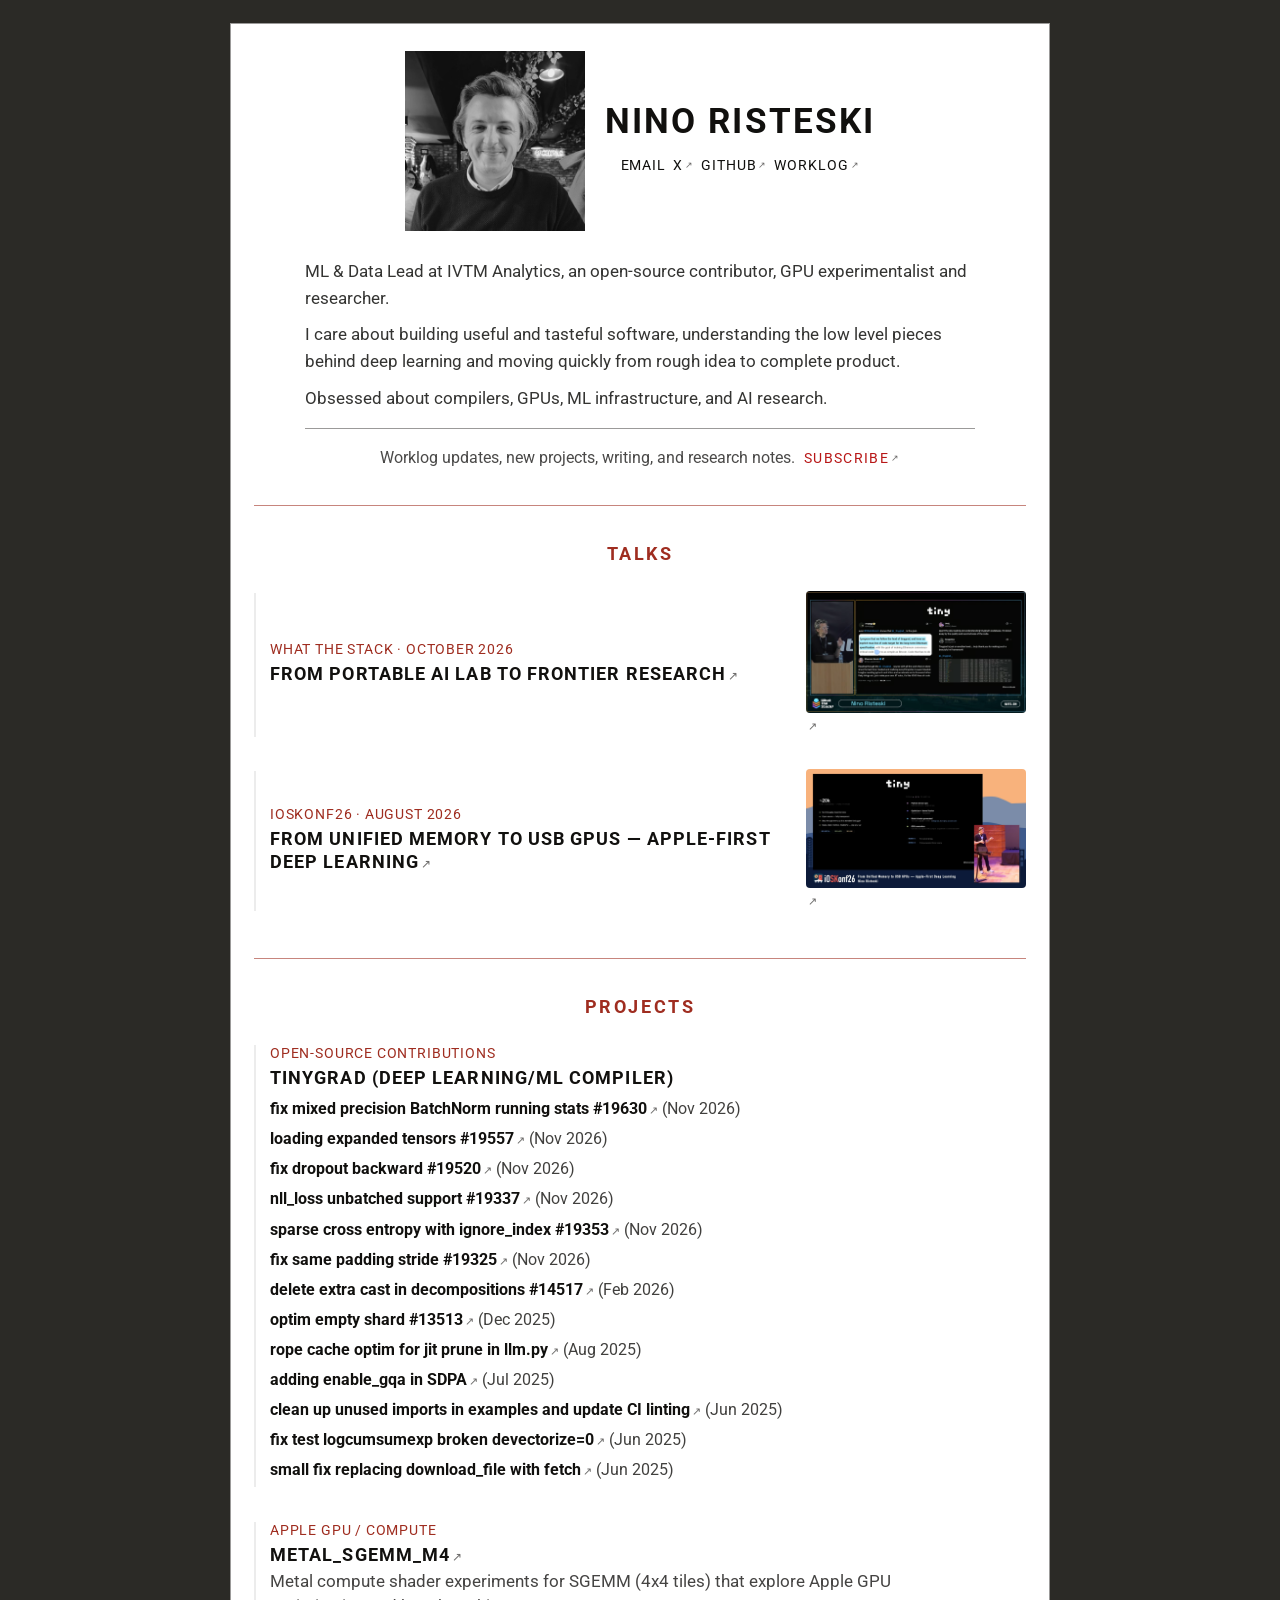
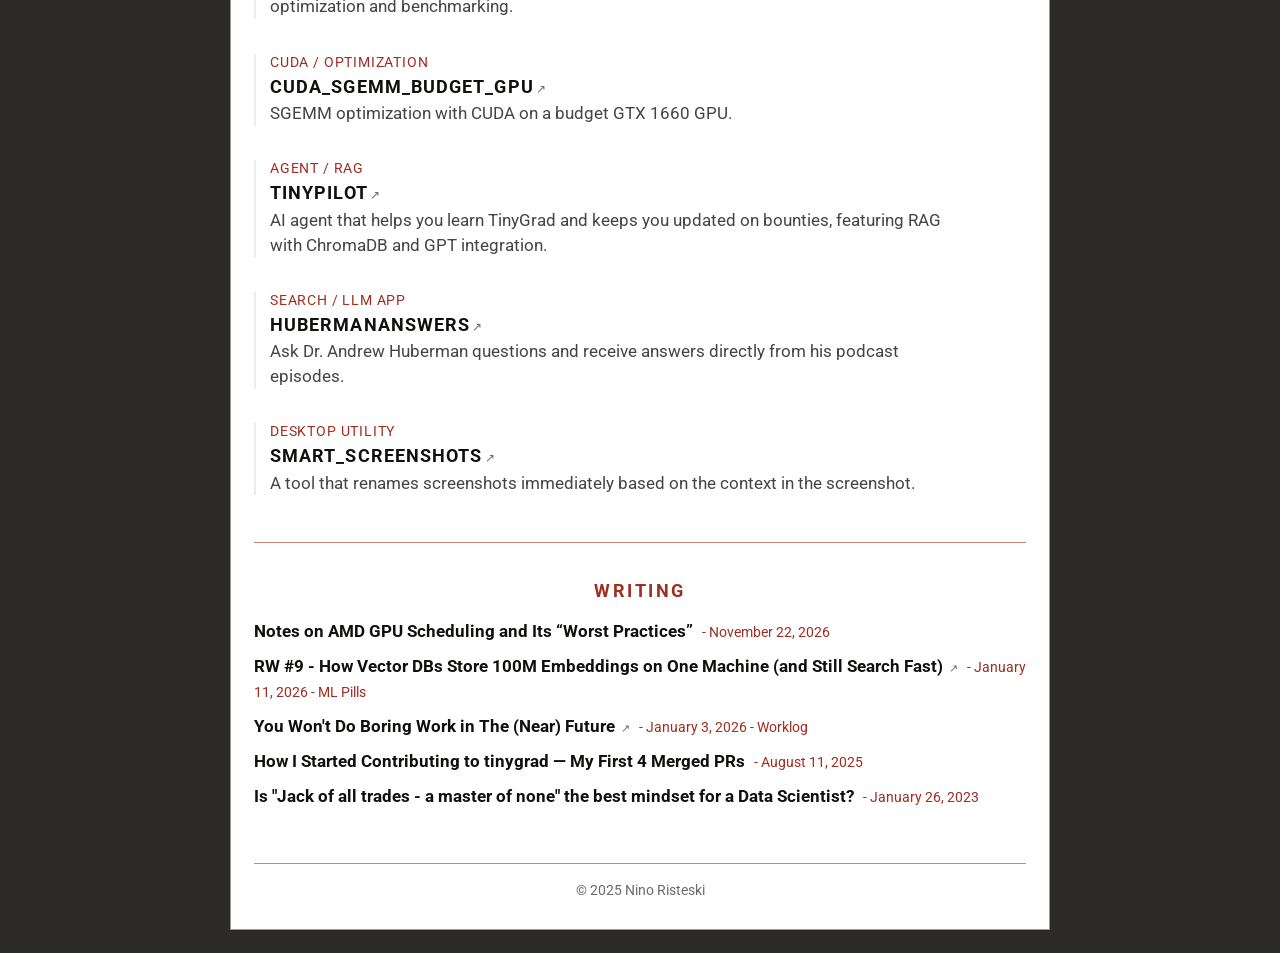
<file: index.html>
<!DOCTYPE HTML>
<html lang="en">
<head>
  <meta http-equiv="Content-Type" content="text/html; charset=UTF-8">
  <title>Nino Risteski - ML Engineer</title>
  <meta name="author" content="Nino Risteski">
  <meta name="viewport" content="width=device-width, initial-scale=1.0">
  <link rel="stylesheet" type="text/css" href="stylesheet.css?v=63">
  <link rel="icon" type="image/x-icon" href="favicon/favicon.ico">
  <link rel="apple-touch-icon" sizes="180x180" href="favicon/apple-touch-icon.png">
  <link rel="icon" type="image/png" sizes="32x32" href="favicon/favicon-32x32.png">
  <link rel="icon" type="image/png" sizes="16x16" href="favicon/favicon-16x16.png">
</head>

<body>
  <div class="container">
    <header>
      <div class="header-content">
        <div class="profile-container">
          <div class="profile-image">
            <img src="images/ninopic.jpg" alt="Nino Risteski">
          </div>
        </div>
        <div class="name-title">
          <h1>Nino Risteski</h1>
          <div class="social-links">
            <a href="mailto:ninoristeski@gmail.com">Email</a>
            <a href="https://x.com/ninoristeski">X</a>
            <a href="https://github.com/NinoRisteski/">GitHub</a>
            <a href="https://ninoworklog.substack.com/">Worklog</a>
          </div>
        </div>
      </div>
      
      <div class="intro" aria-label="About Nino Risteski">
        <p>ML &amp; Data Lead at IVTM Analytics, an open-source contributor, GPU experimentalist and researcher.</p>
        <p>I care about building useful and tasteful software, understanding the low level pieces behind deep learning and moving quickly from rough idea to complete product.</p>
        <p>Obsessed about compilers, GPUs, ML infrastructure, and AI research.</p>
      </div>
    </header>

    <section id="subscribe" class="newsletter">
      <p class="newsletter-intro">Worklog updates, new projects, writing, and research notes.</p>
      <a class="newsletter-cta" href="https://ninoworklog.substack.com/subscribe" target="_blank" rel="noopener">
        Subscribe
      </a>
    </section>

    <section id="talks">
      <h2>Talks</h2>
      <div class="projects-grid">
        <div class="project talk-item">
          <div class="talk-text">
            <span class="item-kicker">What The Stack &middot; October 2026</span>
            <h3><a href="https://youtu.be/bxaTsUgCaxg">From Portable AI Lab to Frontier Research</a></h3>
          </div>
          <a href="https://youtu.be/bxaTsUgCaxg" class="talk-image">
            <img src="images/wts-talk.png" alt="Slide from the What The Stack talk on tinygrad, with Nino Risteski presenting">
          </a>
        </div>
        <div class="project talk-item">
          <div class="talk-text">
            <span class="item-kicker">iOSKonf26 &middot; August 2026</span>
            <h3><a href="https://youtu.be/51cpNUsY8YI">From Unified Memory to USB GPUs — Apple-First Deep Learning</a></h3>
          </div>
          <a href="https://youtu.be/51cpNUsY8YI" class="talk-image">
            <img src="images/ioskonf26-talk.png" alt="Slide from the iOSKonf26 talk on Apple-first deep learning, with Nino Risteski presenting">
          </a>
        </div>
      </div>
    </section>

    <section id="projects">
      <h2>Projects</h2>
      <div class="projects-grid">
        <div class="project">
          <span class="item-kicker">Open-source Contributions</span>
          <h3>Tinygrad (deep learning/ml compiler)</h3>
          <ul class="project-commits">
            <li><a href="https://github.com/tinygrad/tinygrad/pull/19630"><strong>fix mixed precision BatchNorm running stats #19630</strong></a> (Nov 2026)</li>
            <li><a href="https://github.com/tinygrad/tinygrad/pull/19557"><strong>loading expanded tensors #19557</strong></a> (Nov 2026)</li>
            <li><a href="https://github.com/tinygrad/tinygrad/pull/19520"><strong>fix dropout backward #19520</strong></a> (Nov 2026)</li>
            <li><a href="https://github.com/tinygrad/tinygrad/pull/19337"><strong>nll_loss unbatched support #19337</strong></a> (Nov 2026)</li>
            <li><a href="https://github.com/tinygrad/tinygrad/pull/19353"><strong>sparse cross entropy with ignore_index #19353</strong></a> (Nov 2026)</li>
            <li><a href="https://github.com/tinygrad/tinygrad/pull/19325"><strong>fix same padding stride #19325</strong></a> (Nov 2026)</li>
            <li><a href="https://github.com/tinygrad/tinygrad/pull/14517"><strong>delete extra cast in decompositions #14517</strong></a> (Feb 2026)</li>
            <li><a href="https://github.com/tinygrad/tinygrad/pull/13598"><strong>optim empty shard #13513</strong></a> (Dec 2025)</li>
            <li><a href="https://github.com/tinygrad/tinygrad/pull/11678"><strong>rope cache optim for jit prune in llm.py</strong></a> (Aug 2025)</li>
            <li><a href="https://github.com/tinygrad/tinygrad/pull/11097"><strong>adding enable_gqa in SDPA</strong></a> (Jul 2025)</li>
            <li><a href="https://github.com/tinygrad/tinygrad/pull/11024"><strong>clean up unused imports in examples and update CI linting</strong></a> (Jun 2025)</li>
            <li><a href="https://github.com/tinygrad/tinygrad/pull/10880"><strong>fix test logcumsumexp broken devectorize=0</strong></a> (Jun 2025)</li>
            <li><a href="https://github.com/tinygrad/tinygrad/pull/10877"><strong>small fix replacing download_file with fetch</strong></a> (Jun 2025)</li>
          </ul>
        </div>
        <div class="project">
          <span class="item-kicker">Apple GPU / Compute</span>
          <h3><a href="https://github.com/NinoRisteski/METAL_SGEMM_M4">METAL_SGEMM_M4</a></h3>
          <p>Metal compute shader experiments for SGEMM (4x4 tiles) that explore Apple GPU optimization and benchmarking.</p>
        </div>
        <div class="project">
          <span class="item-kicker">CUDA / Optimization</span>
          <h3><a href="https://github.com/NinoRisteski/CUDA_SGEMM_BUDGET_GPU">CUDA_SGEMM_BUDGET_GPU</a></h3>
          <p>SGEMM optimization with CUDA on a budget GTX 1660 GPU.</p>
        </div>
        <div class="project">
          <span class="item-kicker">Agent / RAG</span>
          <h3><a href="https://github.com/NinoRisteski/tinypilot">TinyPilot</a></h3>
          <p>AI agent that helps you learn TinyGrad and keeps you updated on bounties, featuring RAG with ChromaDB and GPT integration.</p>
        </div>
        <div class="project">
          <span class="item-kicker">Search / LLM App</span>
          <h3><a href="https://github.com/NinoRisteski/HubermanAnswers">HubermanAnswers</a></h3>
          <p>Ask Dr. Andrew Huberman questions and receive answers directly from his podcast episodes.</p>
        </div>
        <div class="project">
          <span class="item-kicker">Desktop Utility</span>
          <h3><a href="https://github.com/NinoRisteski/smart_screenshots">smart_screenshots</a></h3>
          <p>A tool that renames screenshots immediately based on the context in the screenshot.</p>
        </div>
      </div>
    </section>

    <section id="blog">
      <h2>Writing</h2>
      <ul class="blog-list">
        <li>
          <a href="blogs/amd-gpu-scheduling-worst-practices.html">
            <strong>Notes on AMD GPU Scheduling and Its “Worst Practices”</strong>
          </a>
          <span class="post-date">November 22, 2026</span>
        </li>
        <li>
          <a href="https://mlpills.substack.com/p/rw-9-how-vector-dbs-store-100m-embeddings">
            <strong>RW #9 - How Vector DBs Store 100M Embeddings on One Machine (and Still Search Fast)</strong>
          </a>
          <span class="post-date">January 11, 2026 - ML Pills</span>
        </li>
        <li>
          <a href="https://ninoworklog.substack.com/p/you-wont-do-boring-work-in-the-near">
            <strong>You Won't Do Boring Work in The (Near) Future</strong>
          </a>
          <span class="post-date">January 3, 2026 - Worklog</span>
        </li>
        <li>
          <a href="blogs/how-i-started-contributing-to-tinygrad.html">
            <strong>How I Started Contributing to tinygrad — My First 4 Merged PRs</strong>
          </a>
          <span class="post-date">August 11, 2025</span>
        </li>
        <li>
          <a href="blogs/jack-of-all-trades-data-scientist.html">
            <strong>Is "Jack of all trades - a master of none" the best mindset for a Data Scientist?</strong>
          </a>
          <span class="post-date">January 26, 2023</span>
        </li>
      </ul>
    </section>

    <footer>
      <p>© 2025 Nino Risteski</p>
    </footer>
  </div>
</body>
</html>
</file>
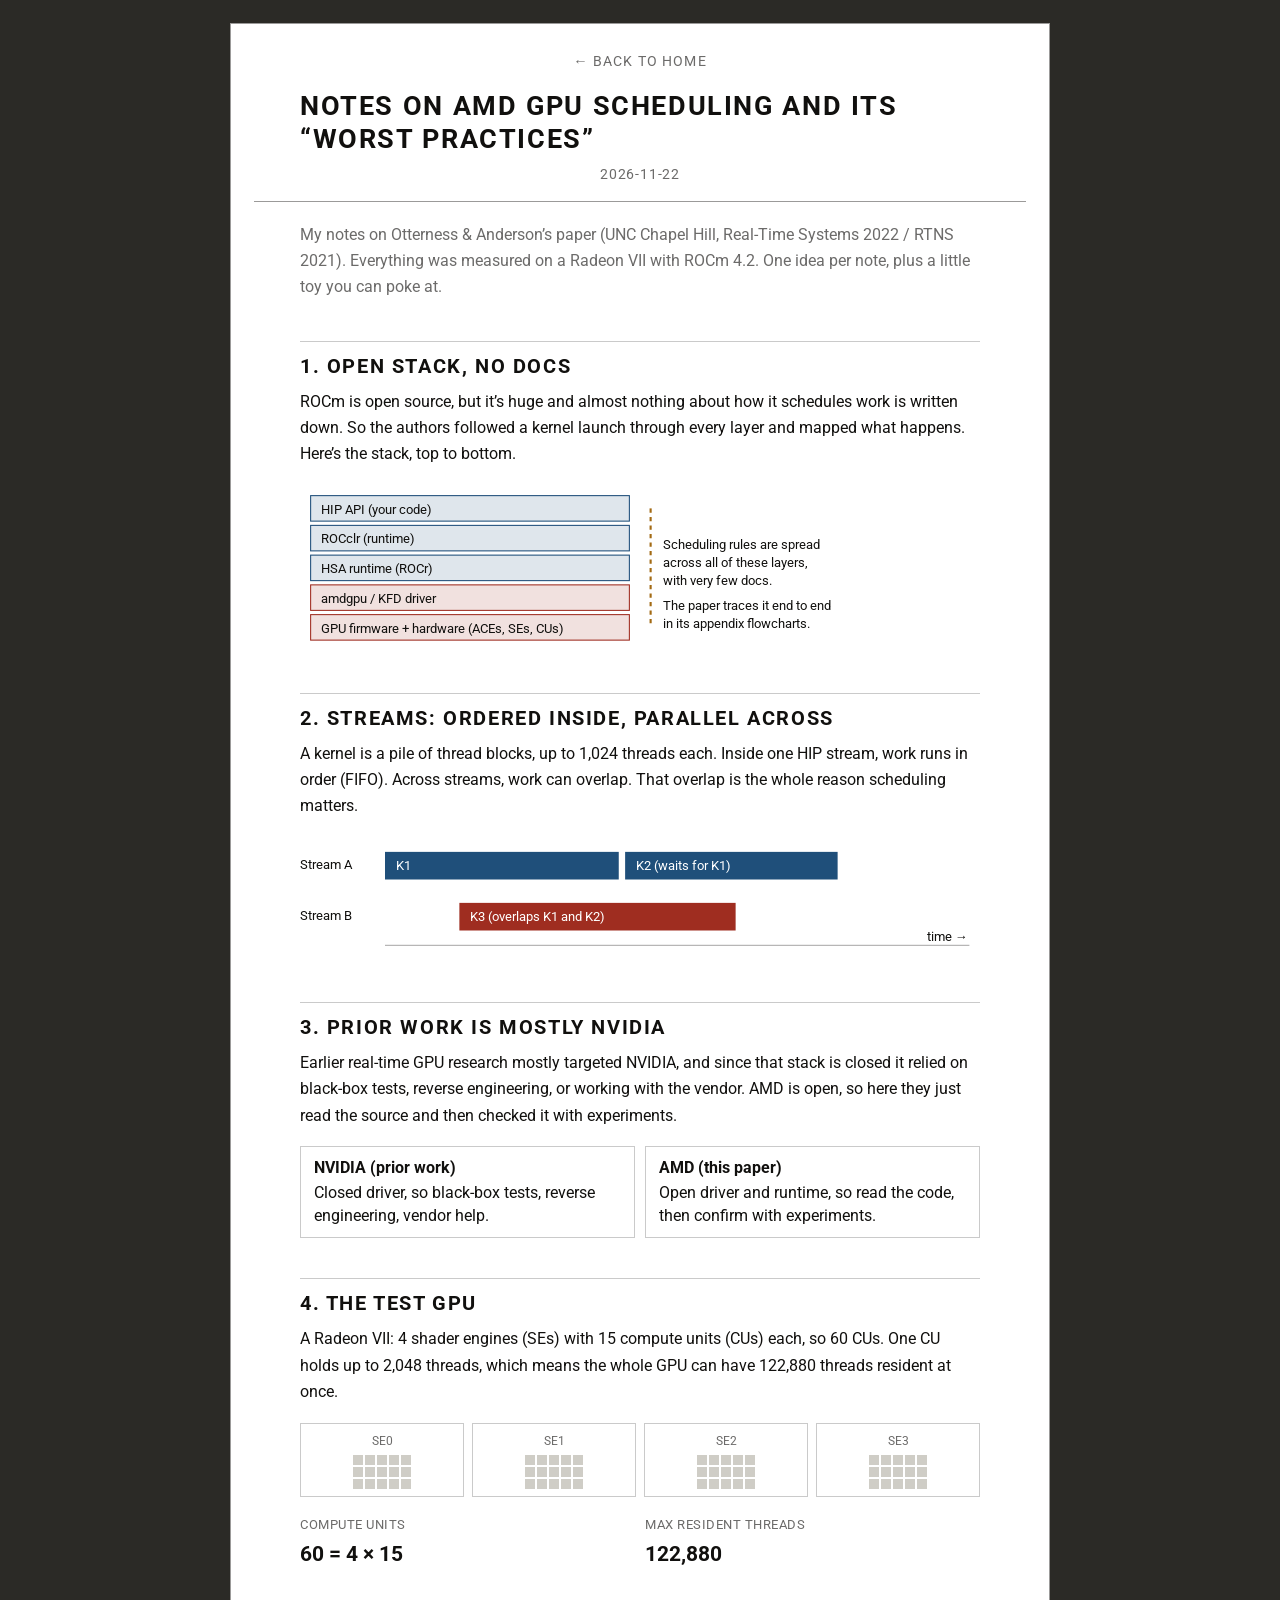
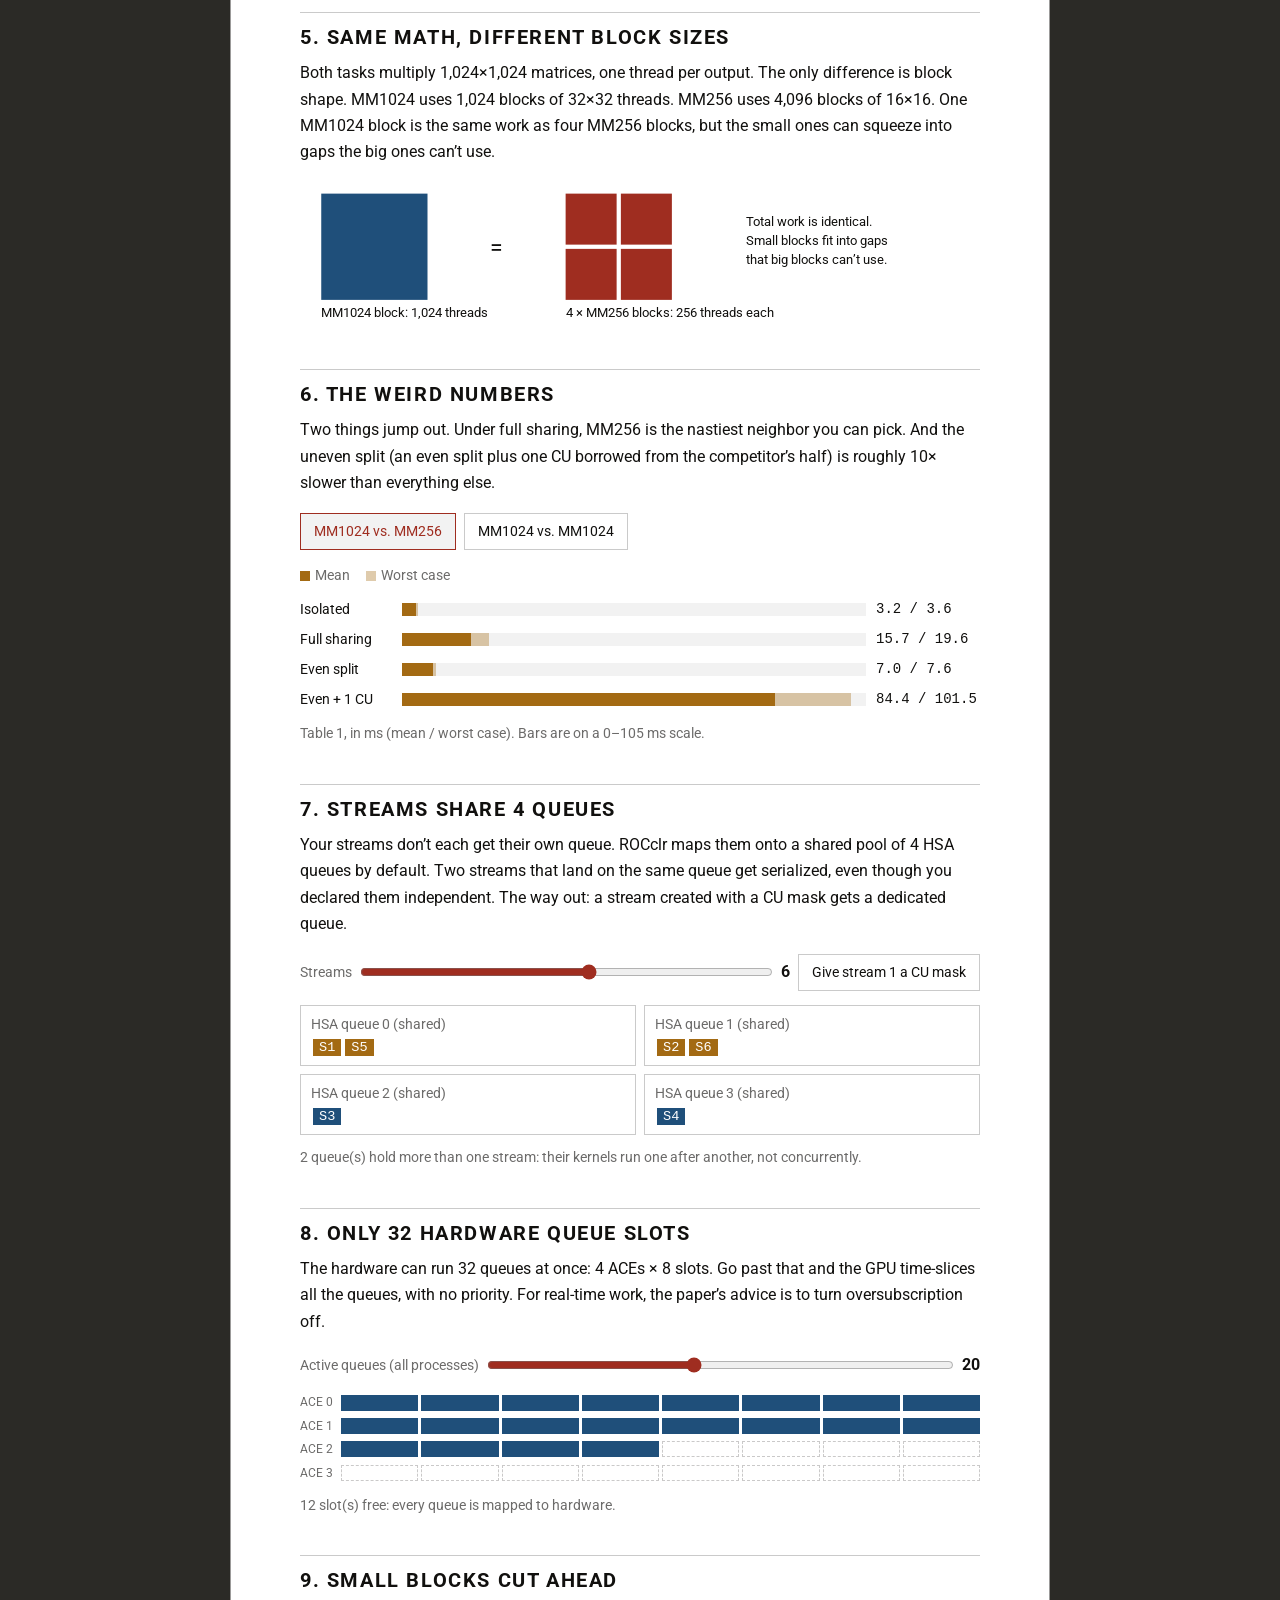
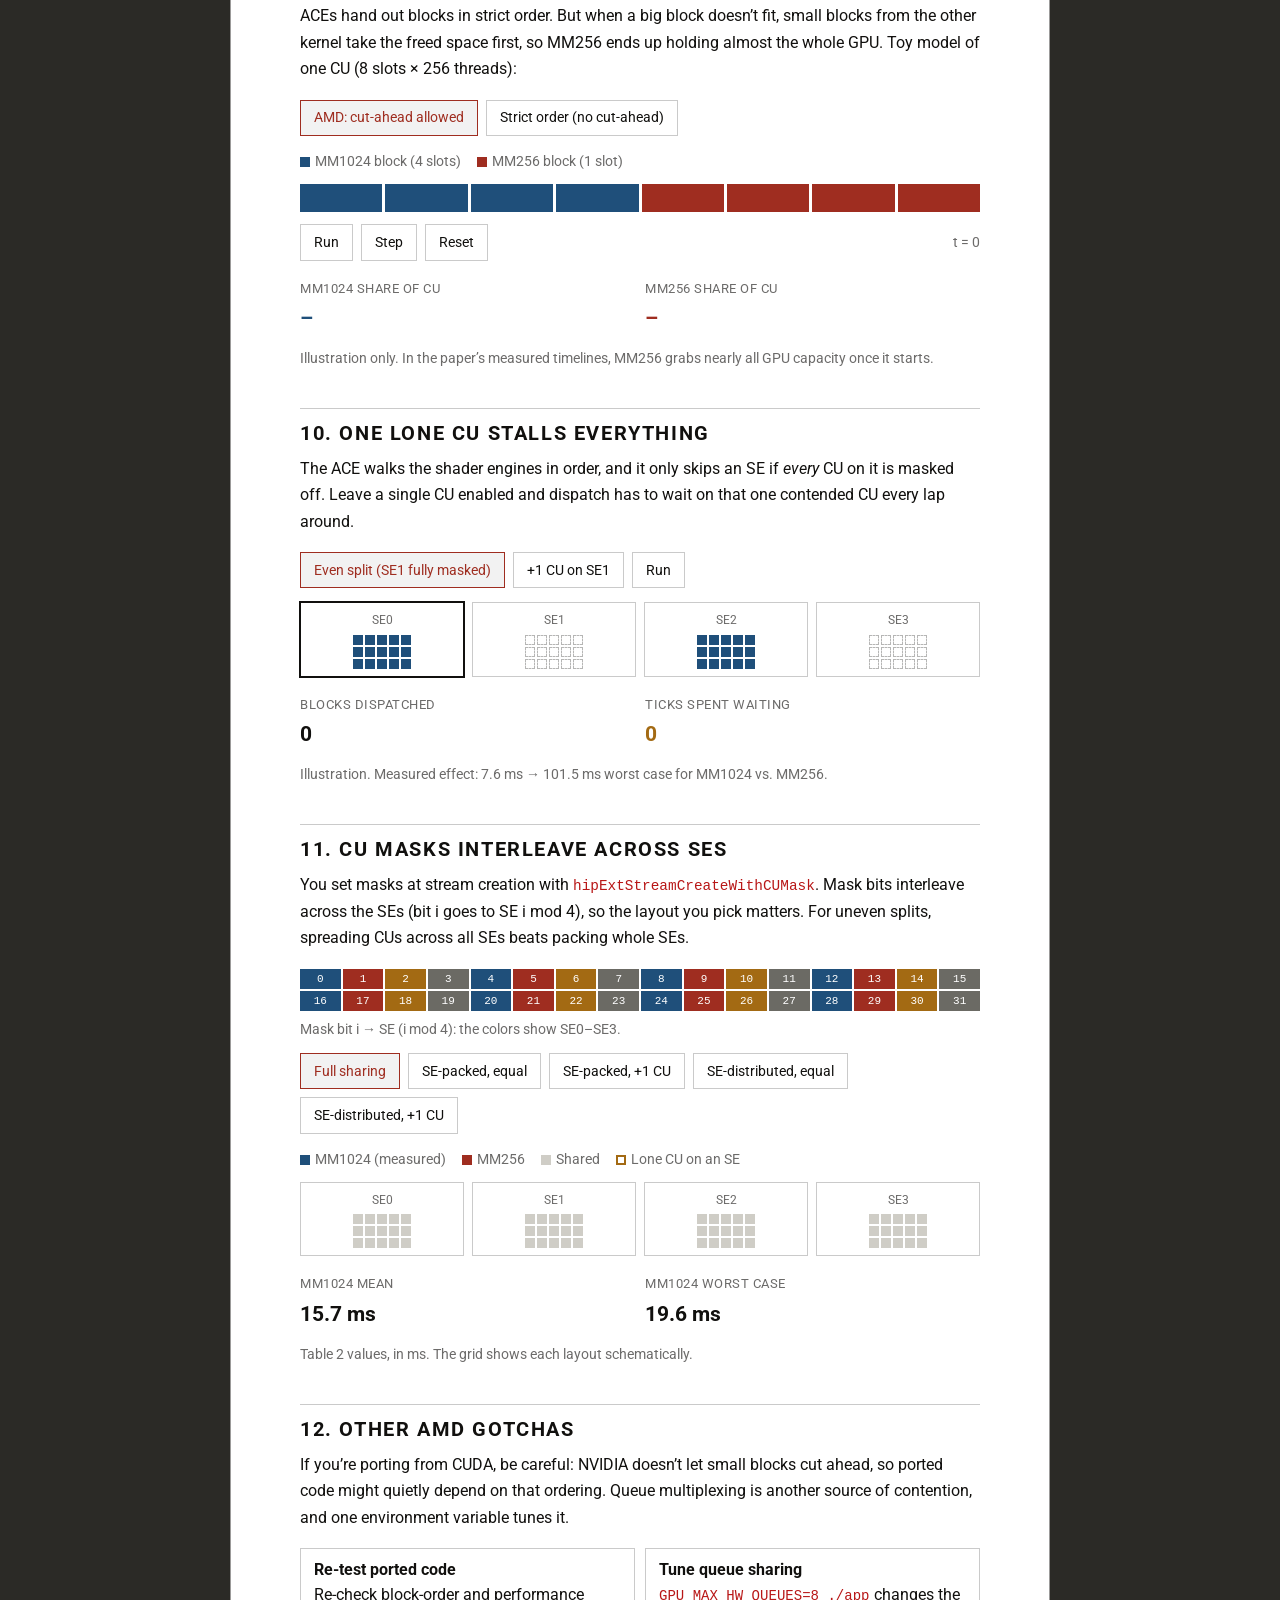
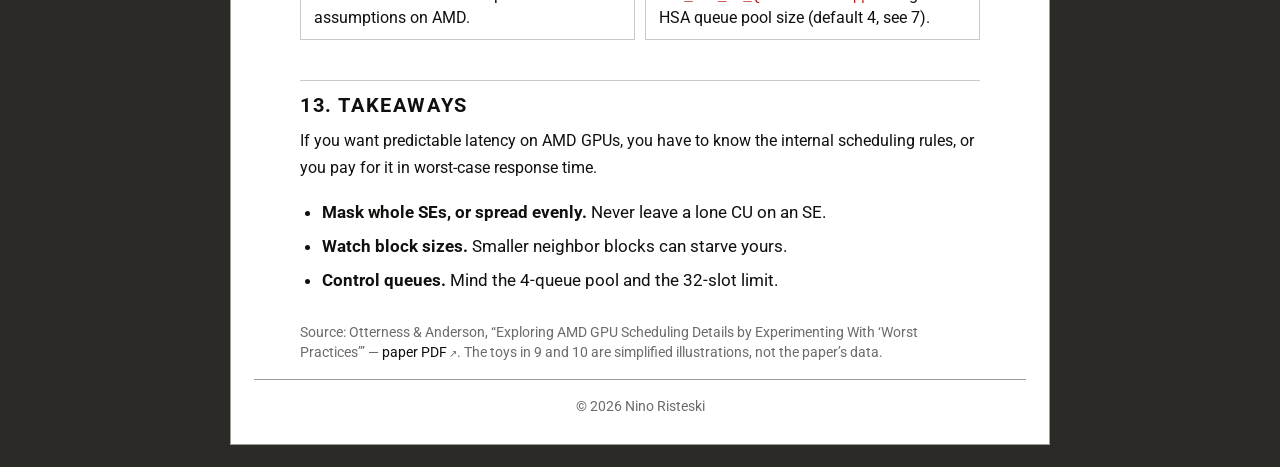
<file: blogs/amd-gpu-scheduling-worst-practices.html>
<!DOCTYPE html>
<html lang="en">
<head>
    <meta charset="UTF-8">
    <meta name="viewport" content="width=device-width, initial-scale=1.0">
    <meta name="author" content="Nino Risteski">
    <link rel="stylesheet" type="text/css" href="../stylesheet.css?v=63">
    <link rel="icon" type="image/x-icon" href="../favicon/favicon.ico">
    <link rel="apple-touch-icon" sizes="180x180" href="../favicon/apple-touch-icon.png">
    <link rel="icon" type="image/png" sizes="32x32" href="../favicon/favicon-32x32.png">
    <link rel="icon" type="image/png" sizes="16x16" href="../favicon/favicon-16x16.png">
    <title>Notes on AMD GPU Scheduling and Its “Worst Practices”</title>
    <style>
        .notes { --a:#1f4f7a; --b:#9f2d20; --w:#a36a13; --g:#cfcdc6; --line:rgba(17,16,14,0.22); --soft:rgba(17,16,14,0.05); --mut:rgba(17,16,14,0.62); }
        .notes * { border-radius: 0; }
        .notes .lede { color: var(--mut); }
        .notes h2 { margin-top:2rem; }
        .notes .cap { margin:0.6rem 0 0; color:var(--mut); font-size:0.7rem; line-height:1.45; }
        .notes .row { display:flex; flex-wrap:wrap; gap:0.4rem; align-items:center; margin:0 0 0.7rem; }
        .notes button { font:inherit; font-size:0.7rem; color:var(--text-color); background:#fff; border:1px solid var(--line); padding:0.28rem 0.65rem; cursor:pointer; }
        .notes button:hover { border-color:var(--text-color); }
        .notes button.on { border-color:var(--b); color:var(--b); background:var(--soft); }
        .notes input[type=range] { flex:1; min-width:130px; accent-color:var(--b); }
        .notes .lbl { font-size:0.7rem; color:var(--mut); }
        .notes .lg { display:flex; flex-wrap:wrap; gap:0.8rem; margin:0 0 0.6rem; font-size:0.68rem; color:var(--mut); }
        .notes .lg i { display:inline-block; width:10px; height:10px; margin-right:5px; vertical-align:-1px; }
        .notes .stats { display:grid; grid-template-columns:repeat(2,minmax(0,1fr)); gap:0.5rem; margin-top:0.7rem; }
        .notes .stat { padding:0; }
        .notes .stat b { display:block; font-size:1.05rem; font-weight:700; }
        .notes .stat span { font-size:0.65rem; color:var(--mut); letter-spacing:0.04em; text-transform:uppercase; }
        .notes .cards { display:grid; grid-template-columns:repeat(auto-fit,minmax(190px,1fr)); gap:0.5rem; margin-top:0.7rem; }
        .notes .c { border:1px solid var(--line); padding:0.5rem 0.65rem; font-size:0.78rem; line-height:1.45; }
        .notes .c b { display:block; margin-bottom:0.12rem; }
        .notes .ses { display:grid; grid-template-columns:repeat(4,minmax(0,1fr)); gap:0.4rem; }
        .notes .se { text-align:center; font-size:0.62rem; color:var(--mut); border:1px solid var(--line); padding:0.35rem 0.1rem; }
        .notes .se.ptr { border-color:var(--text-color); box-shadow:0 0 0 1px var(--text-color); }
        .notes .cus { display:grid; grid-template-columns:repeat(5,10px); gap:2px; justify-content:center; margin-top:4px; }
        .notes .cu { display:block; width:10px; height:10px; background:var(--g); }
        .notes .lone { outline:2px solid var(--w); outline-offset:1px; }
        .notes .bars .br { display:grid; grid-template-columns:92px 1fr 104px; gap:0.5rem; align-items:center; font-size:0.7rem; margin:0 0 0.35rem; white-space:nowrap; }
        .notes .track { position:relative; height:13px; background:var(--soft); }
        .notes .track .mx, .notes .track .mn { position:absolute; left:0; top:0; height:100%; background:var(--w); }
        .notes .track .mx { opacity:0.35; }
        .notes .mono { font-family:ui-monospace,SFMono-Regular,Menlo,monospace; }
        .notes .chip { display:inline-block; font:0.68rem ui-monospace,SFMono-Regular,Menlo,monospace; padding:1px 6px; margin:2px; color:#fff; }
        .notes .q { border:1px solid var(--line); padding:0.35rem 0.5rem; min-height:2.4rem; font-size:0.68rem; color:var(--mut); }
        .notes .qgrid { display:grid; grid-template-columns:repeat(2,minmax(0,1fr)); gap:0.4rem; }
        .notes .slots { display:grid; grid-template-columns:38px repeat(8,minmax(0,1fr)); gap:3px; align-items:center; font-size:0.62rem; color:var(--mut); }
        .notes .slot { height:16px; border:1px dashed var(--line); }
        .notes .slot.f { background:var(--a); border:1px solid var(--a); }
        .notes .cuRow { display:grid; grid-template-columns:repeat(8,minmax(0,1fr)); gap:3px; }
        .notes .cuRow div { height:28px; }
        .notes svg text { fill:var(--text-color); font-size:12px; }
        .notes .bits { display:grid; grid-template-columns:repeat(16,minmax(0,1fr)); gap:2px; margin:0 0 0.4rem; }
        .notes .bits div { height:20px; font:0.55rem ui-monospace,SFMono-Regular,Menlo,monospace; color:#fff; display:flex; align-items:center; justify-content:center; }
        .notes .tk { margin:0.3rem 0 0 1.1rem; padding:0; font-size:0.85rem; }
        .notes .tk li { margin-bottom:0.3rem; }
    </style>
</head>
<body>
    <div class="container blog-post-container">
        <header>
            <a href="../index.html" class="back-link">← Back to Home</a>
            <h1>Notes on AMD GPU Scheduling and Its “Worst Practices”</h1>
            <div class="post-meta">
                <span class="post-date">2026-11-22</span>
            </div>
        </header>

        <main class="blog-post-content notes">
            <p class="lede">My notes on Otterness &amp; Anderson’s paper (UNC Chapel Hill, Real-Time Systems 2022 / RTNS 2021). Everything was measured on a Radeon VII with ROCm 4.2. One idea per note, plus a little toy you can poke at.</p>

            <h2>1. Open stack, no docs</h2>
            <p>ROCm is open source, but it’s huge and almost nothing about how it schedules work is written down. So the authors followed a kernel launch through every layer and mapped what happens. Here’s the stack, top to bottom.</p>
            <svg viewBox="0 0 640 150" width="100%" role="img" aria-label="ROCm layers from HIP down to GPU firmware">
                <rect x="10" y="10" width="300" height="24" fill="#1f4f7a" fill-opacity=".14" stroke="#1f4f7a"/><text x="20" y="27">HIP API (your code)</text>
                <rect x="10" y="38" width="300" height="24" fill="#1f4f7a" fill-opacity=".14" stroke="#1f4f7a"/><text x="20" y="55">ROCclr (runtime)</text>
                <rect x="10" y="66" width="300" height="24" fill="#1f4f7a" fill-opacity=".14" stroke="#1f4f7a"/><text x="20" y="83">HSA runtime (ROCr)</text>
                <rect x="10" y="94" width="300" height="24" fill="#9f2d20" fill-opacity=".14" stroke="#9f2d20"/><text x="20" y="111">amdgpu / KFD driver</text>
                <rect x="10" y="122" width="300" height="24" fill="#9f2d20" fill-opacity=".14" stroke="#9f2d20"/><text x="20" y="139">GPU firmware + hardware (ACEs, SEs, CUs)</text>
                <path d="M330 22 L330 134" stroke="#a36a13" stroke-width="2" stroke-dasharray="4 4"/>
                <text x="342" y="60">Scheduling rules are spread</text><text x="342" y="77">across all of these layers,</text>
                <text x="342" y="94">with very few docs.</text><text x="342" y="118">The paper traces it end to end</text><text x="342" y="135">in its appendix flowcharts.</text>
            </svg>

            <h2>2. Streams: ordered inside, parallel across</h2>
            <p>A kernel is a pile of thread blocks, up to 1,024 threads each. Inside one HIP stream, work runs in order (FIFO). Across streams, work can overlap. That overlap is the whole reason scheduling matters.</p>
            <svg viewBox="0 0 640 110" width="100%" role="img" aria-label="Stream A runs K1 then K2, stream B runs K3 overlapping both">
                <text x="0" y="30">Stream A</text><text x="0" y="78">Stream B</text>
                <rect x="80" y="14" width="220" height="26" fill="#1f4f7a"/><text x="90" y="31" style="fill:#fff">K1</text>
                <rect x="306" y="14" width="200" height="26" fill="#1f4f7a"/><text x="316" y="31" style="fill:#fff">K2 (waits for K1)</text>
                <rect x="150" y="62" width="260" height="26" fill="#9f2d20"/><text x="160" y="79" style="fill:#fff">K3 (overlaps K1 and K2)</text>
                <line x1="80" y1="102" x2="630" y2="102" stroke="rgba(17,16,14,.3)"/><text x="590" y="98">time →</text>
            </svg>

            <h2>3. Prior work is mostly NVIDIA</h2>
            <p>Earlier real-time GPU research mostly targeted NVIDIA, and since that stack is closed it relied on black-box tests, reverse engineering, or working with the vendor. AMD is open, so here they just read the source and then checked it with experiments.</p>
            <div class="cards">
                <div class="c"><b>NVIDIA (prior work)</b>Closed driver, so black-box tests, reverse engineering, vendor help.</div>
                <div class="c"><b>AMD (this paper)</b>Open driver and runtime, so read the code, then confirm with experiments.</div>
            </div>

            <h2>4. The test GPU</h2>
            <p>A Radeon VII: 4 shader engines (SEs) with 15 compute units (CUs) each, so 60 CUs. One CU holds up to 2,048 threads, which means the whole GPU can have 122,880 threads resident at once.</p>
            <div class="ses" id="plat"></div>
            <div class="stats"><div class="stat"><span>Compute units</span><b>60 = 4 × 15</b></div><div class="stat"><span>Max resident threads</span><b>122,880</b></div></div>

            <h2>5. Same math, different block sizes</h2>
            <p>Both tasks multiply 1,024×1,024 matrices, one thread per output. The only difference is block shape. MM1024 uses 1,024 blocks of 32×32 threads. MM256 uses 4,096 blocks of 16×16. One MM1024 block is the same work as four MM256 blocks, but the small ones can squeeze into gaps the big ones can’t use.</p>
            <svg viewBox="0 0 640 130" width="100%" role="img" aria-label="One MM1024 block equals four MM256 blocks">
                <rect x="20" y="10" width="100" height="100" fill="#1f4f7a"/><text x="20" y="126">MM1024 block: 1,024 threads</text>
                <g fill="#9f2d20"><rect x="250" y="10" width="48" height="48"/><rect x="302" y="10" width="48" height="48"/><rect x="250" y="62" width="48" height="48"/><rect x="302" y="62" width="48" height="48"/></g>
                <text x="250" y="126">4 × MM256 blocks: 256 threads each</text>
                <text x="185" y="60" text-anchor="middle" dominant-baseline="central" style="font-size:22px">=</text>
                <text x="420" y="40">Total work is identical.</text><text x="420" y="58">Small blocks fit into gaps</text><text x="420" y="76">that big blocks can’t use.</text>
            </svg>

            <h2>6. The weird numbers</h2>
            <p>Two things jump out. Under full sharing, MM256 is the nastiest neighbor you can pick. And the uneven split (an even split plus one CU borrowed from the competitor’s half) is roughly 10× slower than everything else.</p>
            <div class="row" id="compSel"><button data-c="256" class="on">MM1024 vs. MM256</button><button data-c="1024">MM1024 vs. MM1024</button></div>
            <div class="lg"><span><i style="background:var(--w)"></i>Mean</span><span><i style="background:var(--w);opacity:.35"></i>Worst case</span></div>
            <div class="bars" id="bars"></div>
            <p class="cap">Table 1, in ms (mean / worst case). Bars are on a 0–105 ms scale.</p>

            <h2>7. Streams share 4 queues</h2>
            <p>Your streams don’t each get their own queue. ROCclr maps them onto a shared pool of 4 HSA queues by default. Two streams that land on the same queue get serialized, even though you declared them independent. The way out: a stream created with a CU mask gets a dedicated queue.</p>
            <div class="row"><span class="lbl">Streams</span><input type="range" id="nS" min="1" max="10" value="6" step="1"><b id="nSo">6</b><button id="maskBtn">Give stream 1 a CU mask</button></div>
            <div class="qgrid" id="qs"></div>
            <p class="cap" id="qcap"></p>

            <h2>8. Only 32 hardware queue slots</h2>
            <p>The hardware can run 32 queues at once: 4 ACEs × 8 slots. Go past that and the GPU time-slices all the queues, with no priority. For real-time work, the paper’s advice is to turn oversubscription off.</p>
            <div class="row"><span class="lbl">Active queues (all processes)</span><input type="range" id="nQ" min="1" max="44" value="20" step="1"><b id="nQo">20</b></div>
            <div class="slots" id="slots"></div>
            <p class="cap" id="slotCap"></p>

            <h2>9. Small blocks cut ahead</h2>
            <p>ACEs hand out blocks in strict order. But when a big block doesn’t fit, small blocks from the other kernel take the freed space first, so MM256 ends up holding almost the whole GPU. Toy model of one CU (8 slots × 256 threads):</p>
            <div class="row" id="mode"><button data-m="amd" class="on">AMD: cut-ahead allowed</button><button data-m="fifo">Strict order (no cut-ahead)</button></div>
            <div class="lg"><span><i style="background:var(--a)"></i>MM1024 block (4 slots)</span><span><i style="background:var(--b)"></i>MM256 block (1 slot)</span></div>
            <div class="cuRow" id="cu"></div>
            <div class="row" style="margin-top:0.6rem"><button id="play">Run</button><button id="stp">Step</button><button id="rst">Reset</button><span class="lbl" style="margin-left:auto">t = <span id="t">0</span></span></div>
            <div class="stats"><div class="stat"><span>MM1024 share of CU</span><b id="sa" style="color:var(--a)">–</b></div><div class="stat"><span>MM256 share of CU</span><b id="sb" style="color:var(--b)">–</b></div></div>
            <p class="cap">Illustration only. In the paper’s measured timelines, MM256 grabs nearly all GPU capacity once it starts.</p>

            <h2>10. One lone CU stalls everything</h2>
            <p>The ACE walks the shader engines in order, and it only skips an SE if <em>every</em> CU on it is masked off. Leave a single CU enabled and dispatch has to wait on that one contended CU every lap around.</p>
            <div class="row" id="seMode"><button data-s="even" class="on">Even split (SE1 fully masked)</button><button data-s="plus">+1 CU on SE1</button><button id="sePlay">Run</button></div>
            <div class="ses" id="seViz"></div>
            <div class="stats"><div class="stat"><span>Blocks dispatched</span><b id="seN">0</b></div><div class="stat"><span>Ticks spent waiting</span><b id="seW" style="color:var(--w)">0</b></div></div>
            <p class="cap">Illustration. Measured effect: 7.6 ms → 101.5 ms worst case for MM1024 vs. MM256.</p>

            <h2>11. CU masks interleave across SEs</h2>
            <p>You set masks at stream creation with <code>hipExtStreamCreateWithCUMask</code>. Mask bits interleave across the SEs (bit i goes to SE i mod 4), so the layout you pick matters. For uneven splits, spreading CUs across all SEs beats packing whole SEs.</p>
            <div class="bits" id="bits"></div>
            <div class="row" id="cfg"><button data-k="full" class="on">Full sharing</button><button data-k="pe">SE-packed, equal</button><button data-k="pp">SE-packed, +1 CU</button><button data-k="de">SE-distributed, equal</button><button data-k="dp">SE-distributed, +1 CU</button></div>
            <div class="lg"><span><i style="background:var(--a)"></i>MM1024 (measured)</span><span><i style="background:var(--b)"></i>MM256</span><span><i style="background:var(--g)"></i>Shared</span><span><i style="outline:2px solid var(--w);outline-offset:-2px"></i>Lone CU on an SE</span></div>
            <div class="ses" id="mask"></div>
            <div class="stats"><div class="stat"><span>MM1024 mean</span><b id="mm">–</b></div><div class="stat"><span>MM1024 worst case</span><b id="mx">–</b></div></div>
            <p class="cap">Table 2 values, in ms. The grid shows each layout schematically.</p>

            <h2>12. Other AMD gotchas</h2>
            <p>If you’re porting from CUDA, be careful: NVIDIA doesn’t let small blocks cut ahead, so ported code might quietly depend on that ordering. Queue multiplexing is another source of contention, and one environment variable tunes it.</p>
            <div class="cards">
                <div class="c"><b>Re-test ported code</b>Re-check block-order and performance assumptions on AMD.</div>
                <div class="c"><b>Tune queue sharing</b><code>GPU_MAX_HW_QUEUES=8 ./app</code> changes the HSA queue pool size (default 4, see 7).</div>
            </div>

            <h2>13. Takeaways</h2>
            <p>If you want predictable latency on AMD GPUs, you have to know the internal scheduling rules, or you pay for it in worst-case response time.</p>
            <ul class="tk">
                <li><strong>Mask whole SEs, or spread evenly.</strong> Never leave a lone CU on an SE.</li>
                <li><strong>Watch block sizes.</strong> Smaller neighbor blocks can starve yours.</li>
                <li><strong>Control queues.</strong> Mind the 4-queue pool and the 32-slot limit.</li>
            </ul>
            <p class="cap" style="margin-top:1.4rem">Source: Otterness &amp; Anderson, “Exploring AMD GPU Scheduling Details by Experimenting With ‘Worst Practices’” — <a href="https://www.cs.unc.edu/~otternes/papers/rtsj2022.pdf">paper PDF</a>. The toys in 9 and 10 are simplified illustrations, not the paper’s data.</p>
        </main>

        <footer>
            <p>© 2026 Nino Risteski</p>
        </footer>
    </div>
<script>
const A='#1f4f7a',B='#9f2d20',G='#cfcdc6',W='#a36a13';
function seGrid(el,fn,ptr){el.innerHTML=[0,1,2,3].map(e=>'<div class="se'+(ptr===e?' ptr':'')+'">SE'+e+'<div class="cus">'+Array.from({length:15},(_,c)=>{const v=fn(e,c);return '<i class="cu'+(v==='L'?' lone':'')+'" style="background:'+(v==='a'||v==='L'?A:v==='b'?B:v==='x'?'transparent;border:1px dashed rgba(17,16,14,.3)':G)+'"></i>'}).join('')+'</div></div>').join('')}
seGrid(document.getElementById('plat'),()=>'s');

const T1={256:[['Isolated',3.201,3.631],['Full sharing',15.652,19.578],['Even split',6.991,7.630],['Even + 1 CU',84.362,101.531]],1024:[['Isolated',3.201,3.631],['Full sharing',6.447,7.292],['Even split',6.988,8.254],['Even + 1 CU',76.011,98.380]]};
function bars(c){document.getElementById('bars').innerHTML=T1[c].map(r=>'<div class="br"><span>'+r[0]+'</span><div class="track"><div class="mx" style="width:'+(r[2]/105*100)+'%"></div><div class="mn" style="width:'+(r[1]/105*100)+'%"></div></div><span class="mono">'+r[1].toFixed(1)+' / '+r[2].toFixed(1)+'</span></div>').join('');document.querySelectorAll('#compSel button').forEach(b=>b.classList.toggle('on',b.dataset.c===c))}
document.querySelectorAll('#compSel button').forEach(b=>b.onclick=()=>bars(b.dataset.c));bars('256');

let masked=false;
const nS=document.getElementById('nS'),nSo=document.getElementById('nSo'),qs_el=document.getElementById('qs'),qcap=document.getElementById('qcap'),maskBtn=document.getElementById('maskBtn');
function queues(){const n=+nS.value;nSo.textContent=n;const qs=[[],[],[],[]],ded=[];for(let i=1;i<=n;i++){if(masked&&i===1)ded.push(i);else{const k=masked?i-2:i-1;qs[k%4].push(i)}}
let h=qs.map((q,i)=>'<div class="q">HSA queue '+i+' (shared)<br>'+q.map(s=>'<span class="chip" style="background:'+(q.length>1?W:A)+'">S'+s+'</span>').join('')+'</div>').join('');
if(ded.length)h+='<div class="q" style="grid-column:1/-1">Dedicated queue (CU-masked)<br><span class="chip" style="background:'+B+'">S1</span></div>';
qs_el.innerHTML=h;const sh=qs.filter(q=>q.length>1).length;qcap.textContent=sh?sh+' queue(s) hold more than one stream: their kernels run one after another, not concurrently.':'Every stream has its own queue: no hidden serialization.';maskBtn.classList.toggle('on',masked)}
nS.oninput=queues;maskBtn.onclick=()=>{masked=!masked;queues()};queues();

const nQ=document.getElementById('nQ');
function slots(){const n=+nQ.value;document.getElementById('nQo').textContent=n;let h='';for(let a=0;a<4;a++){h+='<span>ACE '+a+'</span>';for(let s=0;s<8;s++){const i=a*8+s;h+='<div class="slot'+(i<Math.min(n,32)?' f':'')+'"></div>'}}document.getElementById('slots').innerHTML=h;const over=n-32;const c=document.getElementById('slotCap');c.style.color=over>0?W:'';c.textContent=over>0?over+' queue(s) don’t fit: the hardware time-slices all of them, with no priority, so ready work can wait.':(32-n)+' slot(s) free: every queue is mapped to hardware.'}
nQ.oninput=slots;slots();

let mode='amd',sl,turn,t,ua,ub,nid,tm=null;
function rs(){sl=[];for(let i=0;i<4;i++)sl.push({o:'a',r:5,id:0});[1,2,1,2].forEach((r,i)=>sl.push({o:'b',r,id:i+1}));turn='a';t=0;ua=0;ub=0;nid=10;dr()}
function place(w){const f=sl.map((s,i)=>s?-1:i).filter(i=>i>=0);if(w==='a'){if(f.length<4)return false;const id=nid++;f.slice(0,4).forEach(i=>sl[i]={o:'a',r:5,id});return true}if(!f.length)return false;sl[f[0]]={o:'b',r:2,id:nid++};return true}
function disp(){let p=true;while(p){p=false;if(mode==='fifo'){if(place(turn)){turn=turn==='a'?'b':'a';p=true}}else{for(const w of [turn,turn==='a'?'b':'a']){if(place(w)){turn=w==='a'?'b':'a';p=true;break}}}}}
function st(){t++;sl.forEach(s=>{if(s)s.o==='a'?ua++:ub++});const d=new Set();sl.forEach(s=>{if(s&&--s.r<=0)d.add(s.id)});sl=sl.map(s=>s&&d.has(s.id)?null:s);disp();dr()}
function dr(){document.getElementById('cu').innerHTML=sl.map(s=>'<div style="'+(s?'background:'+(s.o==='a'?A:B):'border:1px dashed rgba(17,16,14,.3)')+'"></div>').join('');document.getElementById('t').textContent=t;const tt=ua+ub;document.getElementById('sa').textContent=tt?Math.round(ua/tt*100)+'%':'–';document.getElementById('sb').textContent=tt?Math.round(ub/tt*100)+'%':'–'}
const pb=document.getElementById('play');function stop(){clearInterval(tm);tm=null;pb.textContent='Run'}
pb.onclick=()=>{if(tm)stop();else{tm=setInterval(st,450);pb.textContent='Pause'}};
document.getElementById('stp').onclick=()=>{stop();st()};document.getElementById('rst').onclick=()=>{stop();rs()};
document.querySelectorAll('#mode button').forEach(b=>b.onclick=()=>{mode=b.dataset.m;document.querySelectorAll('#mode button').forEach(x=>x.classList.toggle('on',x===b));stop();rs()});rs();

let seM='even',ptr=0,seN=0,seW=0,seT=null,lone=0;
function seFn(e,c){if(e===0||e===2)return 'a';if(e===1)return seM==='plus'&&c===0?'L':'x';return 'x'}
function seDraw(){seGrid(document.getElementById('seViz'),seFn,ptr);document.getElementById('seN').textContent=seN;document.getElementById('seW').textContent=seW}
function seTick(){const usable=e=>e===0||e===2||(e===1&&seM==='plus');if(!usable(ptr)){ptr=(ptr+1)%4;while(!usable(ptr))ptr=(ptr+1)%4}
if(ptr===1){lone++;if(lone>=7){lone=0;seN++;ptr=2}else seW++}else{seN++;let n=(ptr+1)%4;while(!usable(n))n=(n+1)%4;ptr=n}seDraw()}
function seReset(){ptr=0;lone=0;seN=0;seW=0;seDraw()}
const sp=document.getElementById('sePlay');function seStop(){clearInterval(seT);seT=null;sp.textContent='Run'}
sp.onclick=()=>{if(seT)seStop();else{seT=setInterval(seTick,350);sp.textContent='Pause'}};
document.querySelectorAll('#seMode button[data-s]').forEach(b=>b.onclick=()=>{seM=b.dataset.s;document.querySelectorAll('#seMode button[data-s]').forEach(x=>x.classList.toggle('on',x===b));seReset()});seReset();

document.getElementById('bits').innerHTML=Array.from({length:32},(_,i)=>'<div style="background:'+['#1f4f7a','#9f2d20','#a36a13','#6b6a64'][i%4]+'">'+i+'</div>').join('');
document.getElementById('bits').insertAdjacentHTML('afterend','<p class="cap" style="margin:0 0 0.7rem">Mask bit i → SE (i mod 4): the colors show SE0–SE3.</p>');
const T2={full:[15.652,19.578],pe:[6.991,7.630],pp:[84.362,101.531],de:[7.269,9.113],dp:[7.324,7.906]};
function mfn(k){return (e,c)=>{if(k==='full')return 's';if(k==='pe')return e%2===0?'a':'b';if(k==='pp')return e%2===0?'a':(e===1&&c===0?'L':'b');const na=k==='de'?[8,8,7,7][e]:[8,8,8,7][e];return c<na?'a':'b'}}
function mask(k){seGrid(document.getElementById('mask'),mfn(k));document.getElementById('mm').textContent=T2[k][0].toFixed(1)+' ms';document.getElementById('mx').textContent=T2[k][1].toFixed(1)+' ms';document.querySelectorAll('#cfg button').forEach(b=>b.classList.toggle('on',b.dataset.k===k))}
document.querySelectorAll('#cfg button').forEach(b=>b.onclick=()=>mask(b.dataset.k));mask('full');
</script>
</body>
</html>
</file>
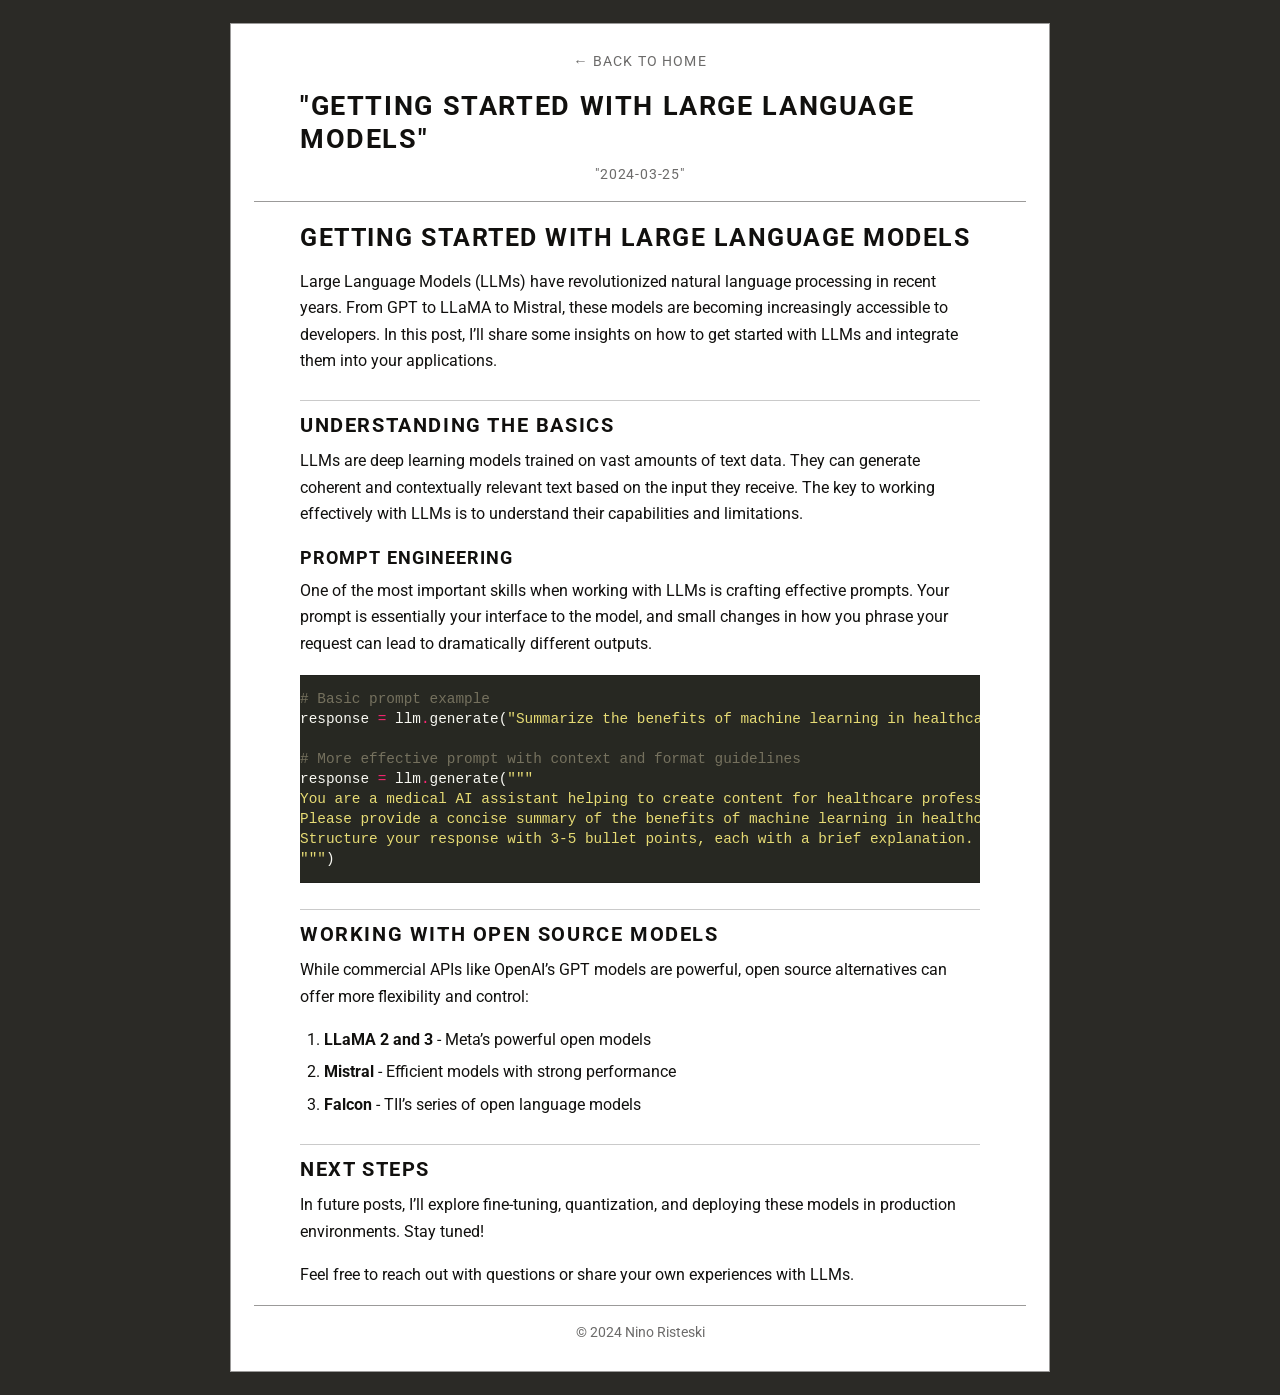
<file: blogs/getting-started-with-llms.html>
<!DOCTYPE html>
<html lang="en">
<head>
    <meta charset="UTF-8">
    <meta name="viewport" content="width=device-width, initial-scale=1.0">
    <meta name="author" content="Nino Risteski">
    <link rel="stylesheet" type="text/css" href="../stylesheet.css?v=63">
    <link rel="icon" type="image/x-icon" href="../favicon/favicon.ico">
    <link rel="apple-touch-icon" sizes="180x180" href="../favicon/apple-touch-icon.png">
    <link rel="icon" type="image/png" sizes="32x32" href="../favicon/favicon-32x32.png">
    <link rel="icon" type="image/png" sizes="16x16" href="../favicon/favicon-16x16.png">
    <title>"Getting Started with Large Language Models"</title>
</head>
<body>
    <div class="container blog-post-container">
        <header>
            <a href="../index.html" class="back-link">← Back to Home</a>
            <h1>"Getting Started with Large Language Models"</h1>
            <div class="post-meta">
                <span class="post-date">"2024-03-25"</span>
            </div>
        </header>
        
        <main class="blog-post-content">
            <h1 id="getting-started-with-large-language-models">Getting Started with Large Language Models</h1>
<p>Large Language Models (LLMs) have revolutionized natural language processing in recent years. From GPT to LLaMA to Mistral, these models are becoming increasingly accessible to developers. In this post, I&rsquo;ll share some insights on how to get started with LLMs and integrate them into your applications.</p>
<h2 id="understanding-the-basics">Understanding the Basics</h2>
<p>LLMs are deep learning models trained on vast amounts of text data. They can generate coherent and contextually relevant text based on the input they receive. The key to working effectively with LLMs is to understand their capabilities and limitations.</p>
<h3 id="prompt-engineering">Prompt Engineering</h3>
<p>One of the most important skills when working with LLMs is crafting effective prompts. Your prompt is essentially your interface to the model, and small changes in how you phrase your request can lead to dramatically different outputs.</p>
<div class="codehilite" style="background: #272822"><pre style="line-height: 125%;"><span></span><code><span style="color: #75715e"># Basic prompt example</span>
<span style="color: #f8f8f2">response</span> <span style="color: #f92672">=</span> <span style="color: #f8f8f2">llm</span><span style="color: #f92672">.</span><span style="color: #f8f8f2">generate(</span><span style="color: #e6db74">&quot;Summarize the benefits of machine learning in healthcare&quot;</span><span style="color: #f8f8f2">)</span>

<span style="color: #75715e"># More effective prompt with context and format guidelines</span>
<span style="color: #f8f8f2">response</span> <span style="color: #f92672">=</span> <span style="color: #f8f8f2">llm</span><span style="color: #f92672">.</span><span style="color: #f8f8f2">generate(</span><span style="color: #e6db74">&quot;&quot;&quot;</span>
<span style="color: #e6db74">You are a medical AI assistant helping to create content for healthcare professionals.</span>
<span style="color: #e6db74">Please provide a concise summary of the benefits of machine learning in healthcare.</span>
<span style="color: #e6db74">Structure your response with 3-5 bullet points, each with a brief explanation.</span>
<span style="color: #e6db74">&quot;&quot;&quot;</span><span style="color: #f8f8f2">)</span>
</code></pre></div>

<h2 id="working-with-open-source-models">Working with Open Source Models</h2>
<p>While commercial APIs like OpenAI&rsquo;s GPT models are powerful, open source alternatives can offer more flexibility and control:</p>
<ol>
<li><strong>LLaMA 2 and 3</strong> - Meta&rsquo;s powerful open models</li>
<li><strong>Mistral</strong> - Efficient models with strong performance</li>
<li><strong>Falcon</strong> - TII&rsquo;s series of open language models</li>
</ol>
<h2 id="next-steps">Next Steps</h2>
<p>In future posts, I&rsquo;ll explore fine-tuning, quantization, and deploying these models in production environments. Stay tuned!</p>
<p>Feel free to reach out with questions or share your own experiences with LLMs. </p>
        </main>
        
        <footer>
            <p>© 2024 Nino Risteski</p>
        </footer>
    </div>
</body>
</html>
</file>
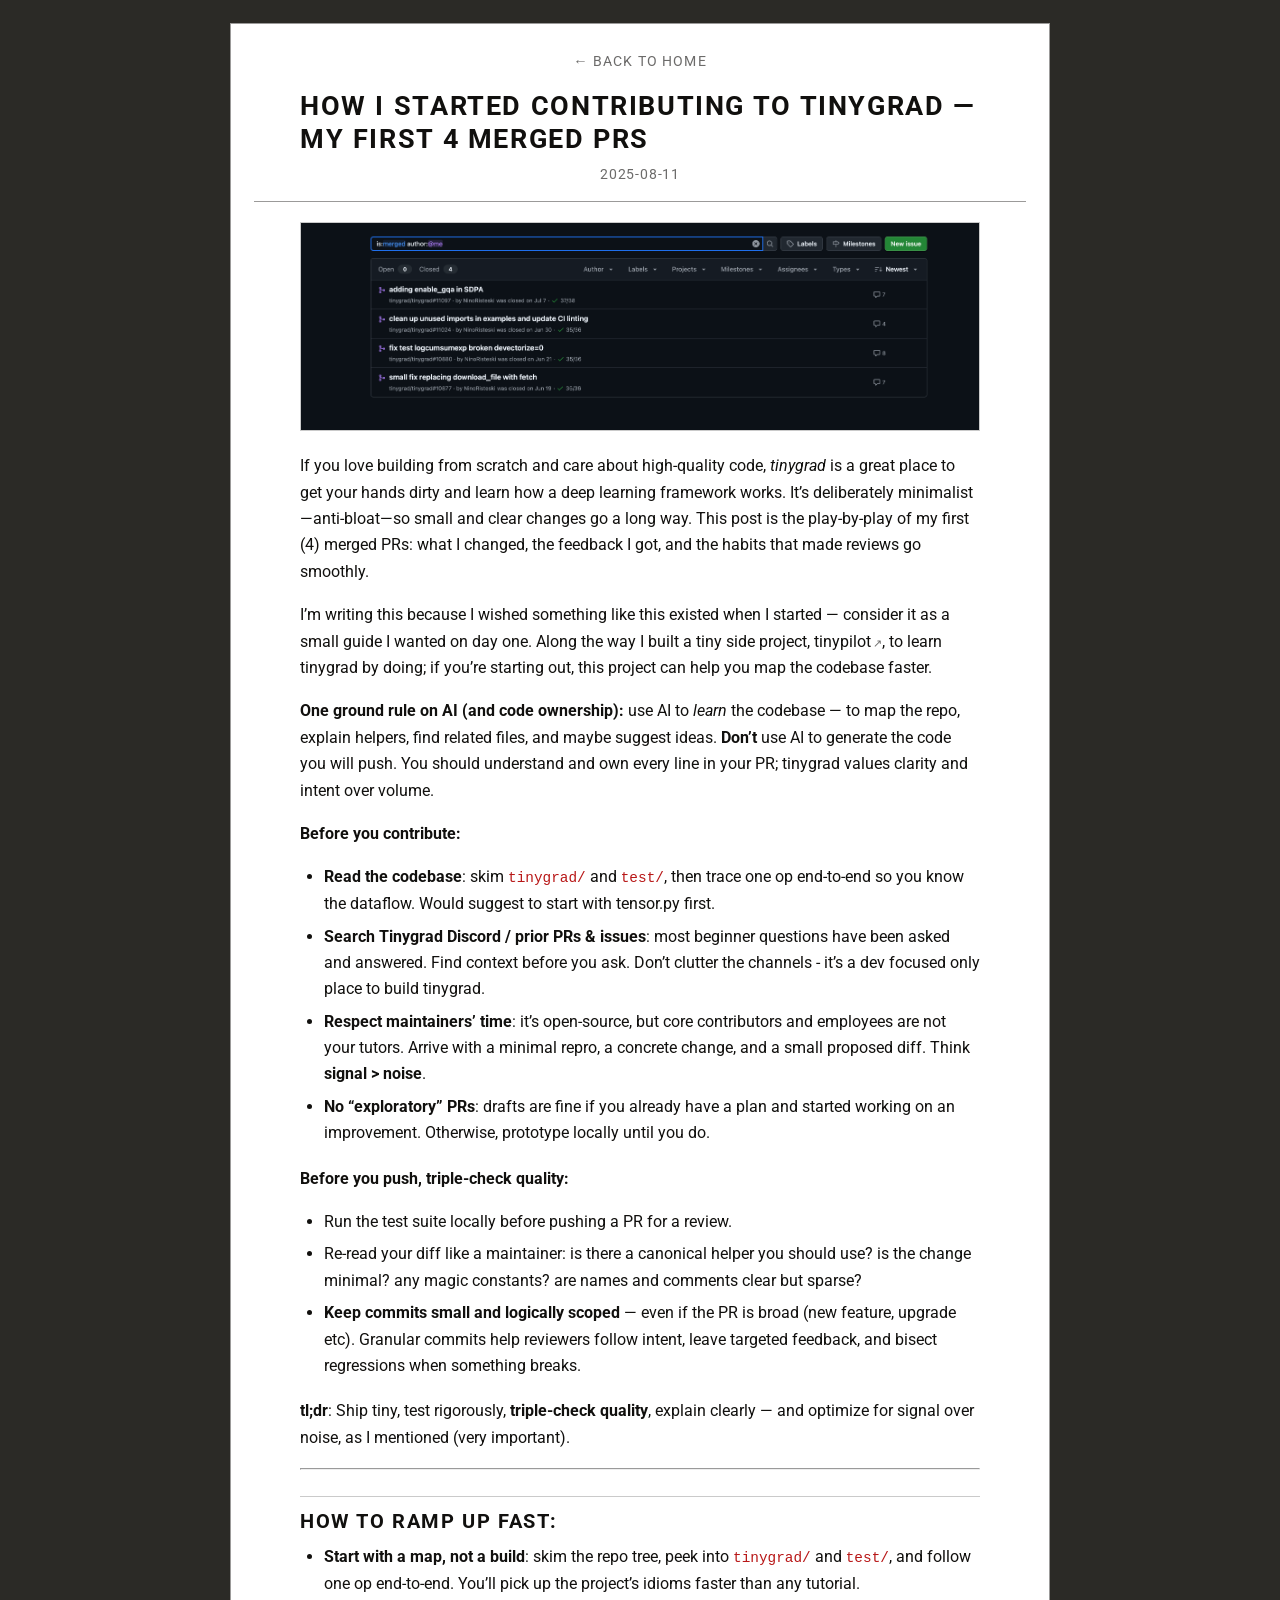
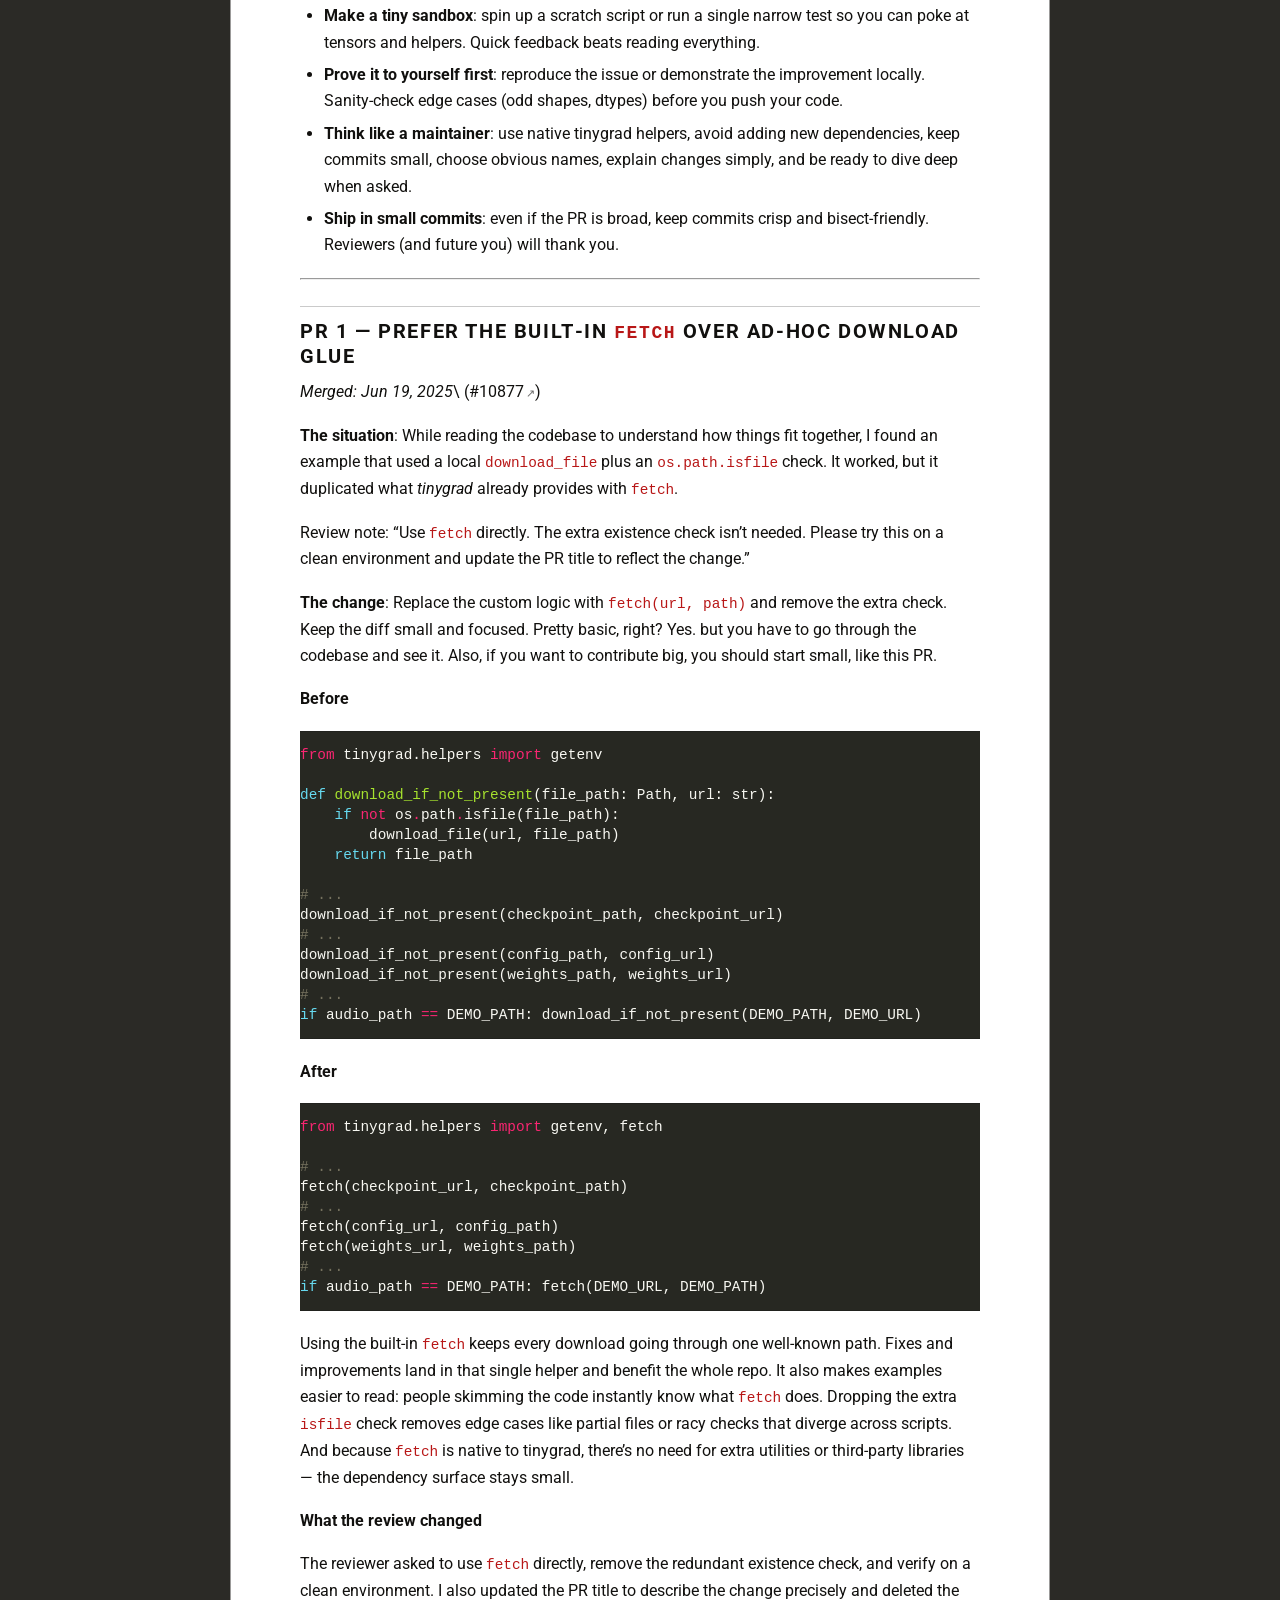
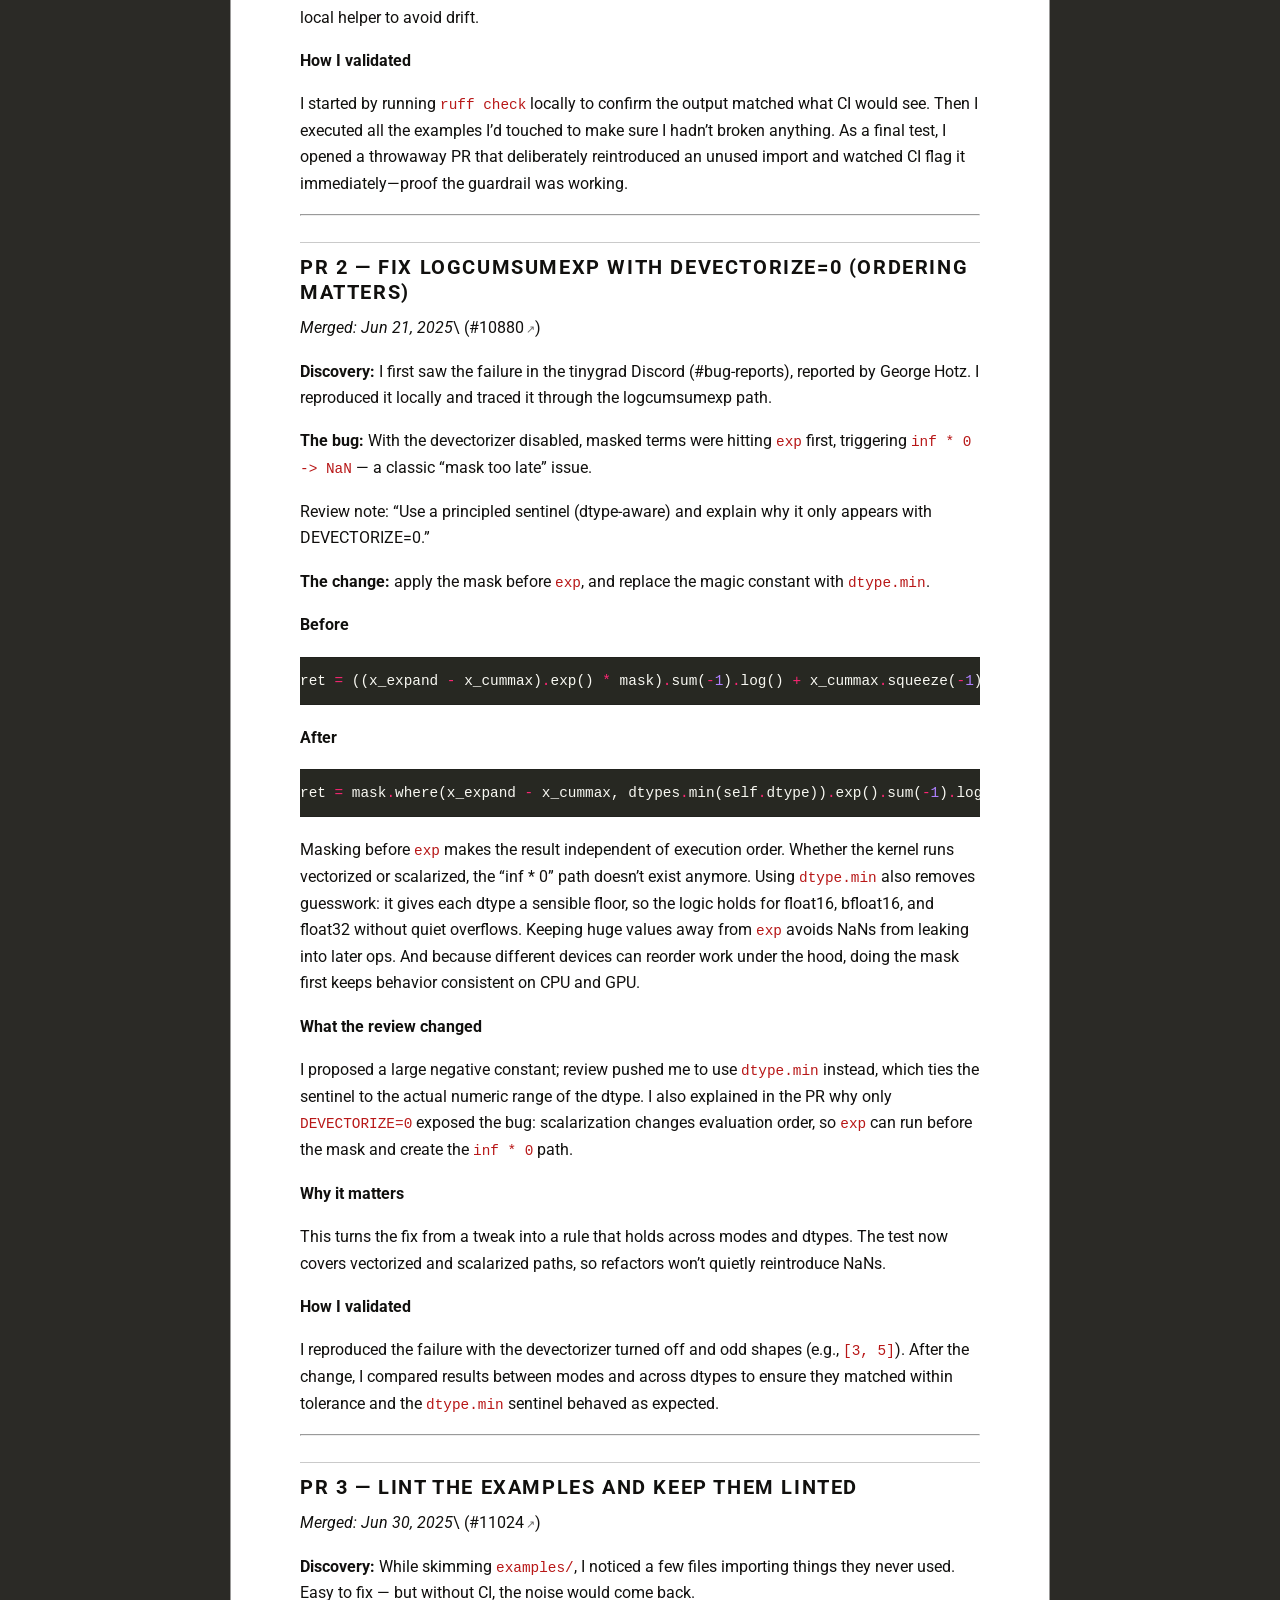
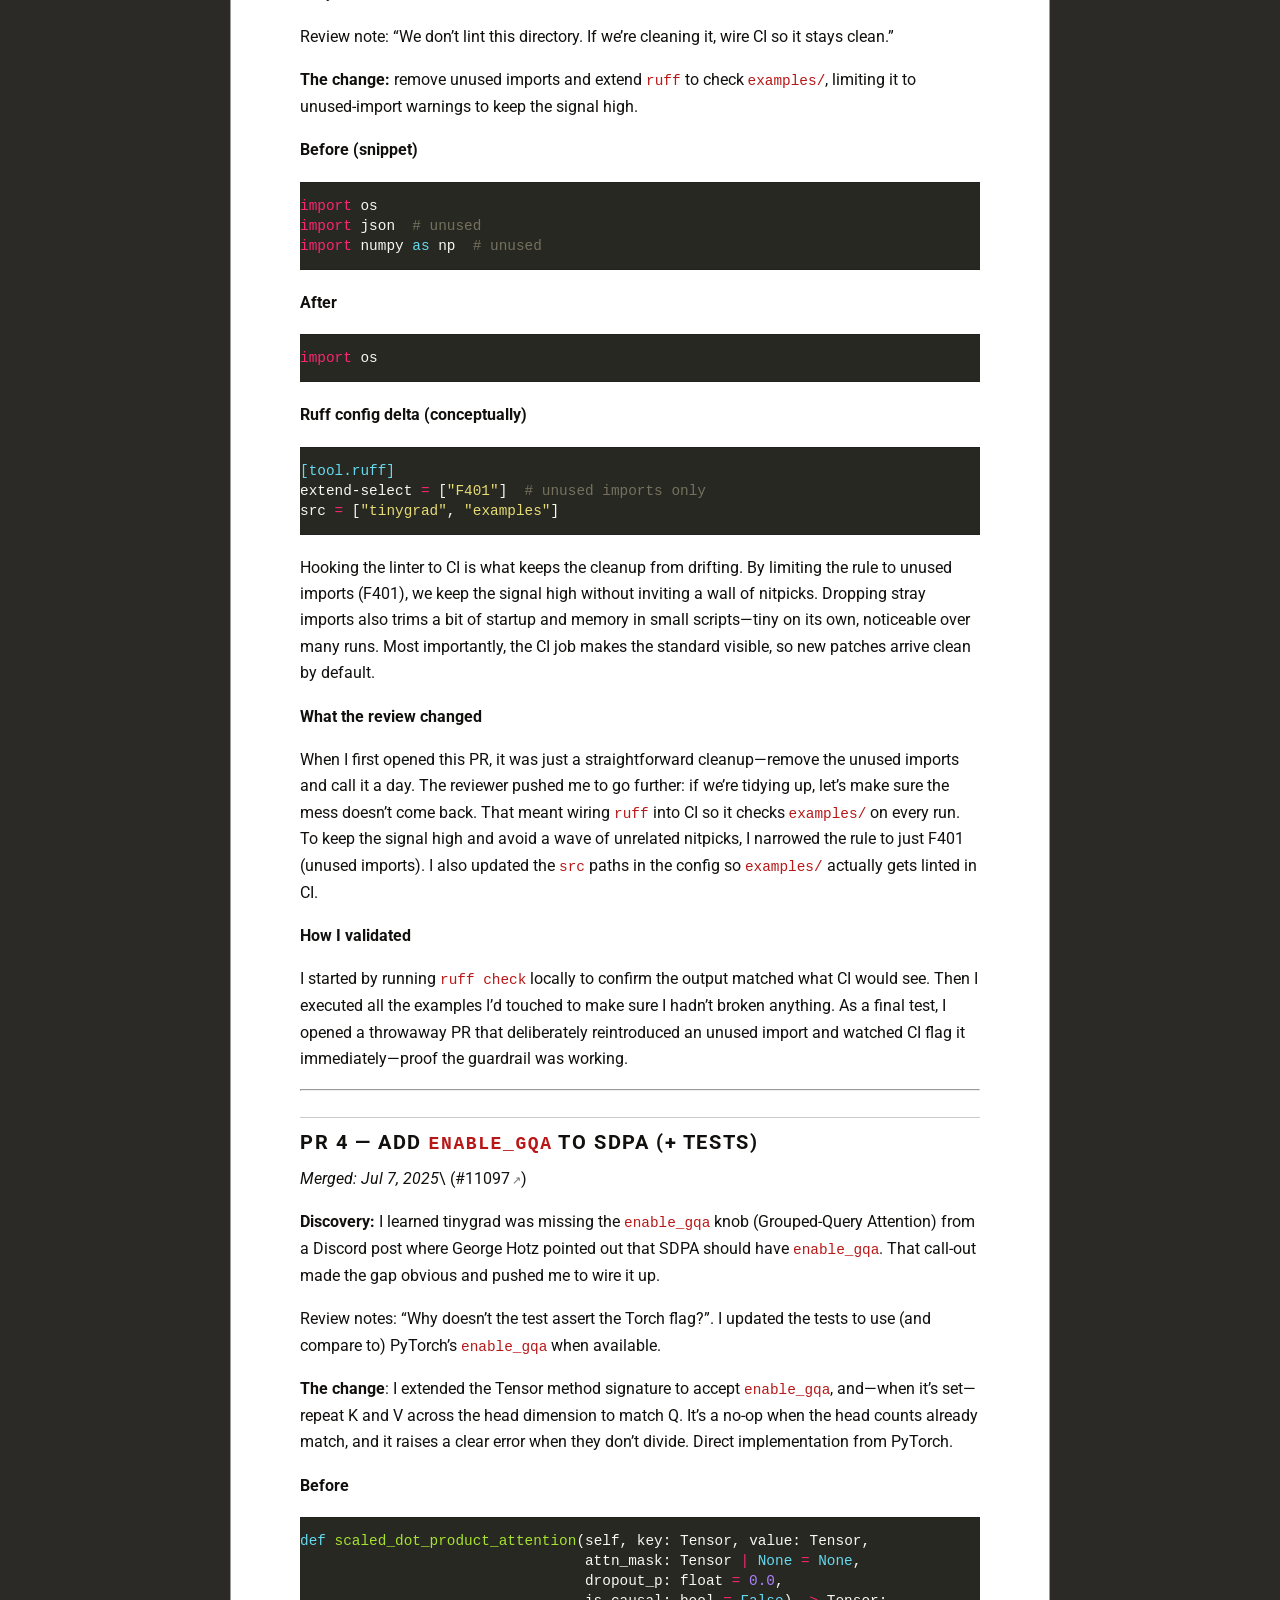
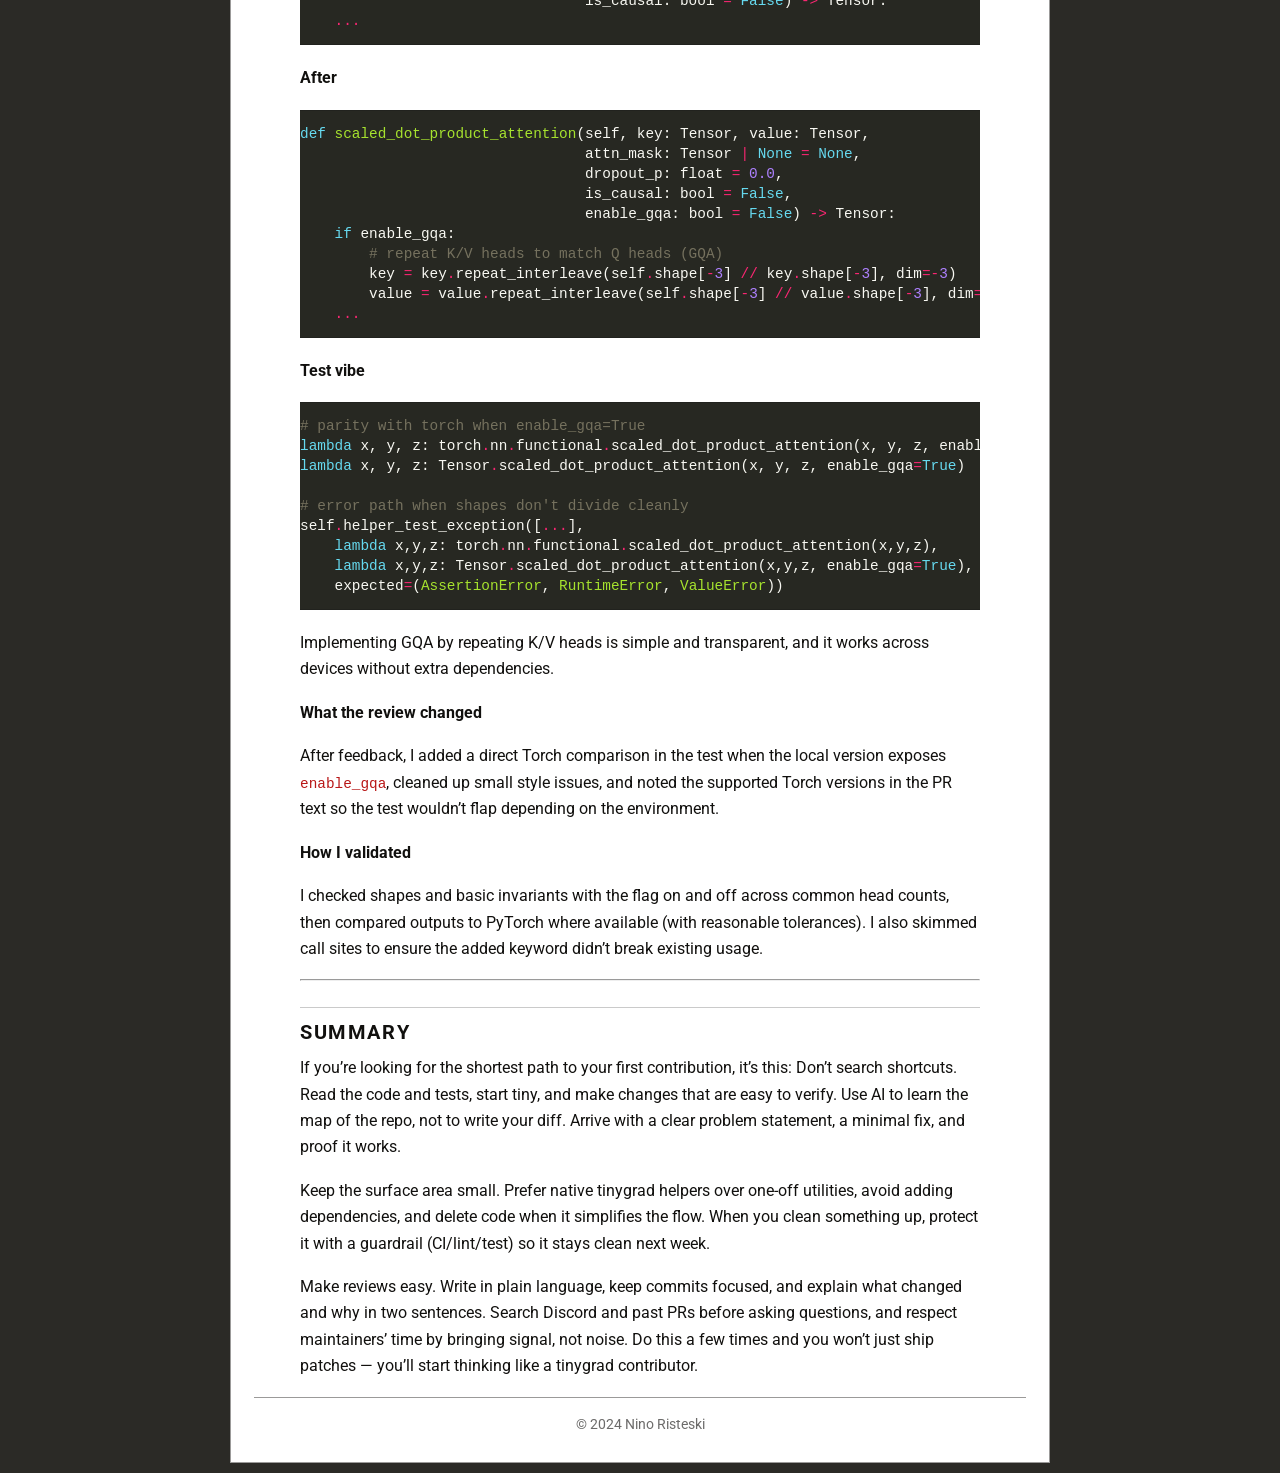
<file: blogs/how-i-started-contributing-to-tinygrad.html>
<!DOCTYPE html>
<html lang="en">
<head>
    <meta charset="UTF-8">
    <meta name="viewport" content="width=device-width, initial-scale=1.0">
    <meta name="author" content="Nino Risteski">
    <link rel="stylesheet" type="text/css" href="../stylesheet.css?v=63">
    <link rel="icon" type="image/x-icon" href="../favicon/favicon.ico">
    <link rel="apple-touch-icon" sizes="180x180" href="../favicon/apple-touch-icon.png">
    <link rel="icon" type="image/png" sizes="32x32" href="../favicon/favicon-32x32.png">
    <link rel="icon" type="image/png" sizes="16x16" href="../favicon/favicon-16x16.png">
    <title>How I Started Contributing to tinygrad — My First 4 Merged PRs</title>
</head>
<body>
    <div class="container blog-post-container">
        <header>
            <a href="../index.html" class="back-link">← Back to Home</a>
            <h1>How I Started Contributing to tinygrad — My First 4 Merged PRs</h1>
            <div class="post-meta">
                <span class="post-date">2025-08-11</span>
            </div>
        </header>
        
        <main class="blog-post-content">
            <div class="hero-image">
  <img src="../images/tinygrad-prs-screenshot.png" alt="Merged PRs overview" />
</div>

<p>If you love building from scratch and care about high‑quality code, <em>tinygrad</em> is a great place to get your hands dirty and learn how a deep learning framework works. It&rsquo;s deliberately minimalist—anti‑bloat—so small and clear changes go a long way. This post is the play‑by‑play of my first (4) merged PRs: what I changed, the feedback I got, and the habits that made reviews go smoothly. </p>
<p>I&rsquo;m writing this because I wished something like this existed when I started — consider it as a small guide I wanted on day one. Along the way I built a tiny side project, <a href="https://github.com/NinoRisteski/tinypilot">tinypilot</a>, to learn tinygrad by doing; if you&rsquo;re starting out, this project can help  you map the codebase faster.</p>
<p><strong>One ground rule on AI (and code ownership):</strong> use AI to <em>learn</em> the codebase — to map the repo, explain helpers, find related files, and maybe suggest ideas. <strong>Don&rsquo;t</strong> use AI to generate the code you will push. You should understand and own every line in your PR; tinygrad values clarity and intent over volume.</p>
<p><strong>Before you contribute:</strong></p>
<ul>
<li><strong>Read the codebase</strong>: skim <code>tinygrad/</code> and <code>test/</code>, then trace one op end‑to‑end so you know the dataflow. Would suggest to start with tensor.py first.</li>
<li><strong>Search Tinygrad Discord / prior PRs &amp; issues</strong>: most beginner questions have been asked and answered. Find context before you ask. Don&rsquo;t clutter the channels - it&rsquo;s a dev focused only place to build tinygrad.</li>
<li><strong>Respect maintainers&rsquo; time</strong>: it&rsquo;s open‑source, but core contributors and employees are not your tutors. Arrive with a minimal repro, a concrete change, and a small proposed diff. Think <strong>signal &gt; noise</strong>.</li>
<li><strong>No &ldquo;exploratory&rdquo; PRs</strong>: drafts are fine if you already have a plan and started working on an improvement. Otherwise, prototype locally until you do.</li>
</ul>
<p><strong>Before you push, triple‑check quality:</strong></p>
<ul>
<li>Run the test suite locally before pushing a PR for a review.</li>
<li>Re‑read your diff like a maintainer: is there a canonical helper you should use? is the change minimal? any magic constants? are names and comments clear but sparse?</li>
<li><strong>Keep commits small and logically scoped</strong> — even if the PR is broad (new feature, upgrade etc). Granular commits help reviewers follow intent, leave targeted feedback, and bisect regressions when something breaks.</li>
</ul>
<p><strong>tl;dr</strong>: Ship tiny, test rigorously, <strong>triple‑check quality</strong>, explain clearly — and optimize for signal over noise, as I mentioned (very important).</p>
<hr />
<h2 id="how-to-ramp-up-fast">How to ramp up fast:</h2>
<ul>
<li><strong>Start with a map, not a build</strong>: skim the repo tree, peek into <code>tinygrad/</code> and <code>test/</code>, and follow one op end‑to‑end. You&rsquo;ll pick up the project&rsquo;s idioms faster than any tutorial.</li>
<li><strong>Make a tiny sandbox</strong>: spin up a scratch script or run a single narrow test so you can poke at tensors and helpers. Quick feedback beats reading everything.</li>
<li><strong>Prove it to yourself first</strong>: reproduce the issue or demonstrate the improvement locally. Sanity‑check edge cases (odd shapes, dtypes) before you push your code.</li>
<li><strong>Think like a maintainer</strong>: use native tinygrad helpers, avoid adding new dependencies, keep commits small, choose obvious names, explain changes simply, and be ready to dive deep when asked.</li>
<li><strong>Ship in small commits</strong>: even if the PR is broad, keep commits crisp and bisect‑friendly. Reviewers (and future you) will thank you.</li>
</ul>
<hr />
<h2 id="pr-1-prefer-the-builtin-fetch-over-adhoc-download-glue">PR 1 — Prefer the built‑in <code>fetch</code> over ad‑hoc download glue</h2>
<p><em>Merged: Jun 19, 2025</em>\
(<a href="https://github.com/tinygrad/tinygrad/pull/10877">#10877</a>)</p>
<p><strong>The situation</strong>: While reading the codebase to understand how things fit together, I found an example that used a local <code>download_file</code> plus an <code>os.path.isfile</code> check. It worked, but it duplicated what <em>tinygrad</em> already provides with <code>fetch</code>.</p>
<blockquote>
<p>Review note: &ldquo;Use <code>fetch</code> directly. The extra existence check isn&rsquo;t needed. Please try this on a clean environment and update the PR title to reflect the change.&rdquo;</p>
</blockquote>
<p><strong>The change</strong>: Replace the custom logic with <code>fetch(url, path)</code> and remove the extra check. Keep the diff small and focused. Pretty basic, right? Yes. but you have to go through the codebase and see it. Also, if you want to contribute big, you should start small, like this PR.</p>
<p><strong>Before</strong></p>
<div class="codehilite" style="background: #272822"><pre style="line-height: 125%;"><span></span><code><span style="color: #f92672">from</span> <span style="color: #f8f8f2">tinygrad.helpers</span> <span style="color: #f92672">import</span> <span style="color: #f8f8f2">getenv</span>

<span style="color: #66d9ef">def</span> <span style="color: #a6e22e">download_if_not_present</span><span style="color: #f8f8f2">(file_path:</span> <span style="color: #f8f8f2">Path,</span> <span style="color: #f8f8f2">url:</span> <span style="color: #f8f8f2">str):</span>
    <span style="color: #66d9ef">if</span> <span style="color: #f92672">not</span> <span style="color: #f8f8f2">os</span><span style="color: #f92672">.</span><span style="color: #f8f8f2">path</span><span style="color: #f92672">.</span><span style="color: #f8f8f2">isfile(file_path):</span>
        <span style="color: #f8f8f2">download_file(url,</span> <span style="color: #f8f8f2">file_path)</span>
    <span style="color: #66d9ef">return</span> <span style="color: #f8f8f2">file_path</span>

<span style="color: #75715e"># ...</span>
<span style="color: #f8f8f2">download_if_not_present(checkpoint_path,</span> <span style="color: #f8f8f2">checkpoint_url)</span>
<span style="color: #75715e"># ...</span>
<span style="color: #f8f8f2">download_if_not_present(config_path,</span> <span style="color: #f8f8f2">config_url)</span>
<span style="color: #f8f8f2">download_if_not_present(weights_path,</span> <span style="color: #f8f8f2">weights_url)</span>
<span style="color: #75715e"># ...</span>
<span style="color: #66d9ef">if</span> <span style="color: #f8f8f2">audio_path</span> <span style="color: #f92672">==</span> <span style="color: #f8f8f2">DEMO_PATH:</span> <span style="color: #f8f8f2">download_if_not_present(DEMO_PATH,</span> <span style="color: #f8f8f2">DEMO_URL)</span>
</code></pre></div>

<p><strong>After</strong></p>
<div class="codehilite" style="background: #272822"><pre style="line-height: 125%;"><span></span><code><span style="color: #f92672">from</span> <span style="color: #f8f8f2">tinygrad.helpers</span> <span style="color: #f92672">import</span> <span style="color: #f8f8f2">getenv,</span> <span style="color: #f8f8f2">fetch</span>

<span style="color: #75715e"># ...</span>
<span style="color: #f8f8f2">fetch(checkpoint_url,</span> <span style="color: #f8f8f2">checkpoint_path)</span>
<span style="color: #75715e"># ...</span>
<span style="color: #f8f8f2">fetch(config_url,</span> <span style="color: #f8f8f2">config_path)</span>
<span style="color: #f8f8f2">fetch(weights_url,</span> <span style="color: #f8f8f2">weights_path)</span>
<span style="color: #75715e"># ...</span>
<span style="color: #66d9ef">if</span> <span style="color: #f8f8f2">audio_path</span> <span style="color: #f92672">==</span> <span style="color: #f8f8f2">DEMO_PATH:</span> <span style="color: #f8f8f2">fetch(DEMO_URL,</span> <span style="color: #f8f8f2">DEMO_PATH)</span>
</code></pre></div>

<p>Using the built‑in <code>fetch</code> keeps every download going through one well‑known path. Fixes and improvements land in that single helper and benefit the whole repo. It also makes examples easier to read: people skimming the code instantly know what <code>fetch</code> does. Dropping the extra <code>isfile</code> check removes edge cases like partial files or racy checks that diverge across scripts. And because <code>fetch</code> is native to tinygrad, there&rsquo;s no need for extra utilities or third‑party libraries — the dependency surface stays small.</p>
<p><strong>What the review changed</strong></p>
<p>The reviewer asked to use <code>fetch</code> directly, remove the redundant existence check, and verify on a clean environment. I also updated the PR title to describe the change precisely and deleted the local helper to avoid drift.</p>
<p><strong>How I validated</strong></p>
<p>I started by running <code>ruff check</code> locally to confirm the output matched what CI would see. Then I executed all the examples I&rsquo;d touched to make sure I hadn&rsquo;t broken anything. As a final test, I opened a throwaway PR that deliberately reintroduced an unused import and watched CI flag it immediately—proof the guardrail was working.</p>
<hr />
<h2 id="pr-2-fix-logcumsumexp-with-devectorize0-ordering-matters">PR 2 — Fix logcumsumexp with DEVECTORIZE=0 (ordering matters)</h2>
<p><em>Merged: Jun 21, 2025</em>\
(<a href="https://github.com/tinygrad/tinygrad/pull/10880">#10880</a>)</p>
<p><strong>Discovery:</strong> I first saw the failure in the tinygrad Discord (#bug-reports), reported by George Hotz. I reproduced it locally and traced it through the logcumsumexp path.</p>
<p><strong>The bug:</strong> With the devectorizer disabled, masked terms were hitting <code>exp</code> first, triggering <code>inf * 0 -&gt; NaN</code> — a classic “mask too late” issue.</p>
<blockquote>
<p>Review note: “Use a principled sentinel (dtype‑aware) and explain why it only appears with DEVECTORIZE=0.”</p>
</blockquote>
<p><strong>The change:</strong> apply the mask before <code>exp</code>, and replace the magic constant with <code>dtype.min</code>.</p>
<p><strong>Before</strong></p>
<div class="codehilite" style="background: #272822"><pre style="line-height: 125%;"><span></span><code><span style="color: #f8f8f2">ret</span> <span style="color: #f92672">=</span> <span style="color: #f8f8f2">((x_expand</span> <span style="color: #f92672">-</span> <span style="color: #f8f8f2">x_cummax)</span><span style="color: #f92672">.</span><span style="color: #f8f8f2">exp()</span> <span style="color: #f92672">*</span> <span style="color: #f8f8f2">mask)</span><span style="color: #f92672">.</span><span style="color: #f8f8f2">sum(</span><span style="color: #f92672">-</span><span style="color: #ae81ff">1</span><span style="color: #f8f8f2">)</span><span style="color: #f92672">.</span><span style="color: #f8f8f2">log()</span> <span style="color: #f92672">+</span> <span style="color: #f8f8f2">x_cummax</span><span style="color: #f92672">.</span><span style="color: #f8f8f2">squeeze(</span><span style="color: #f92672">-</span><span style="color: #ae81ff">1</span><span style="color: #f8f8f2">)</span>
</code></pre></div>

<p><strong>After</strong></p>
<div class="codehilite" style="background: #272822"><pre style="line-height: 125%;"><span></span><code><span style="color: #f8f8f2">ret</span> <span style="color: #f92672">=</span> <span style="color: #f8f8f2">mask</span><span style="color: #f92672">.</span><span style="color: #f8f8f2">where(x_expand</span> <span style="color: #f92672">-</span> <span style="color: #f8f8f2">x_cummax,</span> <span style="color: #f8f8f2">dtypes</span><span style="color: #f92672">.</span><span style="color: #f8f8f2">min(self</span><span style="color: #f92672">.</span><span style="color: #f8f8f2">dtype))</span><span style="color: #f92672">.</span><span style="color: #f8f8f2">exp()</span><span style="color: #f92672">.</span><span style="color: #f8f8f2">sum(</span><span style="color: #f92672">-</span><span style="color: #ae81ff">1</span><span style="color: #f8f8f2">)</span><span style="color: #f92672">.</span><span style="color: #f8f8f2">log()</span> <span style="color: #f92672">+</span> <span style="color: #f8f8f2">x_cummax</span><span style="color: #f92672">.</span><span style="color: #f8f8f2">squeeze(</span><span style="color: #f92672">-</span><span style="color: #ae81ff">1</span><span style="color: #f8f8f2">)</span>
</code></pre></div>

<p>Masking before <code>exp</code> makes the result independent of execution order. Whether the kernel runs vectorized or scalarized, the “inf * 0” path doesn’t exist anymore. Using <code>dtype.min</code> also removes guesswork: it gives each dtype a sensible floor, so the logic holds for float16, bfloat16, and float32 without quiet overflows. Keeping huge values away from <code>exp</code> avoids NaNs from leaking into later ops. And because different devices can reorder work under the hood, doing the mask first keeps behavior consistent on CPU and GPU.</p>
<p><strong>What the review changed</strong></p>
<p>I proposed a large negative constant; review pushed me to use <code>dtype.min</code> instead, which ties the sentinel to the actual numeric range of the dtype. I also explained in the PR why only <code>DEVECTORIZE=0</code> exposed the bug: scalarization changes evaluation order, so <code>exp</code> can run before the mask and create the <code>inf * 0</code> path.</p>
<p><strong>Why it matters</strong></p>
<p>This turns the fix from a tweak into a rule that holds across modes and dtypes. The test now covers vectorized and scalarized paths, so refactors won’t quietly reintroduce NaNs.</p>
<p><strong>How I validated</strong></p>
<p>I reproduced the failure with the devectorizer turned off and odd shapes (e.g., <code>[3, 5]</code>). After the change, I compared results between modes and across dtypes to ensure they matched within tolerance and the <code>dtype.min</code> sentinel behaved as expected.</p>
<hr />
<h2 id="pr-3-lint-the-examples-and-keep-them-linted">PR 3 — Lint the examples and keep them linted</h2>
<p><em>Merged: Jun 30, 2025</em>\
(<a href="https://github.com/tinygrad/tinygrad/pull/11024">#11024</a>)</p>
<p><strong>Discovery:</strong> While skimming <code>examples/</code>, I noticed a few files importing things they never used. Easy to fix — but without CI, the noise would come back.</p>
<blockquote>
<p>Review note: “We don’t lint this directory. If we’re cleaning it, wire CI so it stays clean.”</p>
</blockquote>
<p><strong>The change:</strong> remove unused imports and extend <code>ruff</code> to check <code>examples/</code>, limiting it to unused‑import warnings to keep the signal high.</p>
<p><strong>Before (snippet)</strong></p>
<div class="codehilite" style="background: #272822"><pre style="line-height: 125%;"><span></span><code><span style="color: #f92672">import</span> <span style="color: #f8f8f2">os</span>
<span style="color: #f92672">import</span> <span style="color: #f8f8f2">json</span>  <span style="color: #75715e"># unused</span>
<span style="color: #f92672">import</span> <span style="color: #f8f8f2">numpy</span> <span style="color: #66d9ef">as</span> <span style="color: #f8f8f2">np</span>  <span style="color: #75715e"># unused</span>
</code></pre></div>

<p><strong>After</strong></p>
<div class="codehilite" style="background: #272822"><pre style="line-height: 125%;"><span></span><code><span style="color: #f92672">import</span> <span style="color: #f8f8f2">os</span>
</code></pre></div>

<p><strong>Ruff config delta (conceptually)</strong></p>
<div class="codehilite" style="background: #272822"><pre style="line-height: 125%;"><span></span><code><span style="color: #66d9ef">[tool.ruff]</span>
<span style="color: #f8f8f2">extend-select </span><span style="color: #f92672">=</span><span style="color: #f8f8f2"> [</span><span style="color: #e6db74">&quot;F401&quot;</span><span style="color: #f8f8f2">]  </span><span style="color: #75715e"># unused imports only</span>
<span style="color: #f8f8f2">src </span><span style="color: #f92672">=</span><span style="color: #f8f8f2"> [</span><span style="color: #e6db74">&quot;tinygrad&quot;</span><span style="color: #f8f8f2">, </span><span style="color: #e6db74">&quot;examples&quot;</span><span style="color: #f8f8f2">]</span>
</code></pre></div>

<p>Hooking the linter to CI is what keeps the cleanup from drifting. By limiting the rule to unused imports (F401), we keep the signal high without inviting a wall of nitpicks. Dropping stray imports also trims a bit of startup and memory in small scripts—tiny on its own, noticeable over many runs. Most importantly, the CI job makes the standard visible, so new patches arrive clean by default.</p>
<p><strong>What the review changed</strong></p>
<p>When I first opened this PR, it was just a straightforward cleanup—remove the unused imports and call it a day. The reviewer pushed me to go further: if we’re tidying up, let’s make sure the mess doesn’t come back. That meant wiring <code>ruff</code> into CI so it checks <code>examples/</code> on every run. To keep the signal high and avoid a wave of unrelated nitpicks, I narrowed the rule to just F401 (unused imports). I also updated the <code>src</code> paths in the config so <code>examples/</code> actually gets linted in CI.</p>
<p><strong>How I validated</strong></p>
<p>I started by running <code>ruff check</code> locally to confirm the output matched what CI would see. Then I executed all the examples I’d touched to make sure I hadn’t broken anything. As a final test, I opened a throwaway PR that deliberately reintroduced an unused import and watched CI flag it immediately—proof the guardrail was working.</p>
<hr />
<h2 id="pr-4-add-enable_gqa-to-sdpa-tests">PR 4 — Add <code>enable_gqa</code> to SDPA (+ tests)</h2>
<p><em>Merged: Jul 7, 2025</em>\
(<a href="https://github.com/tinygrad/tinygrad/pull/11097">#11097</a>)</p>
<p><strong>Discovery:</strong> I learned tinygrad was missing the <code>enable_gqa</code> knob (Grouped-Query Attention) from a Discord post where George Hotz pointed out that SDPA should have <code>enable_gqa</code>. That call-out made the gap obvious and pushed me to wire it up.&#x20;</p>
<blockquote>
<p>Review notes: &ldquo;Why doesn&rsquo;t the test assert the Torch flag?&rdquo;. I updated the tests to use (and compare to) PyTorch&rsquo;s <code>enable_gqa</code> when available.</p>
</blockquote>
<p><strong>The change</strong>: I extended the Tensor method signature to accept <code>enable_gqa</code>, and—when it&rsquo;s set—repeat K and V across the head dimension to match Q. It&rsquo;s a no-op when the head counts already match, and it raises a clear error when they don&rsquo;t divide. Direct implementation from PyTorch.</p>
<p><strong>Before</strong></p>
<div class="codehilite" style="background: #272822"><pre style="line-height: 125%;"><span></span><code><span style="color: #66d9ef">def</span> <span style="color: #a6e22e">scaled_dot_product_attention</span><span style="color: #f8f8f2">(self,</span> <span style="color: #f8f8f2">key:</span> <span style="color: #f8f8f2">Tensor,</span> <span style="color: #f8f8f2">value:</span> <span style="color: #f8f8f2">Tensor,</span>
                                 <span style="color: #f8f8f2">attn_mask:</span> <span style="color: #f8f8f2">Tensor</span> <span style="color: #f92672">|</span> <span style="color: #66d9ef">None</span> <span style="color: #f92672">=</span> <span style="color: #66d9ef">None</span><span style="color: #f8f8f2">,</span>
                                 <span style="color: #f8f8f2">dropout_p:</span> <span style="color: #f8f8f2">float</span> <span style="color: #f92672">=</span> <span style="color: #ae81ff">0.0</span><span style="color: #f8f8f2">,</span>
                                 <span style="color: #f8f8f2">is_causal:</span> <span style="color: #f8f8f2">bool</span> <span style="color: #f92672">=</span> <span style="color: #66d9ef">False</span><span style="color: #f8f8f2">)</span> <span style="color: #f92672">-&gt;</span> <span style="color: #f8f8f2">Tensor:</span>
    <span style="color: #f92672">...</span>
</code></pre></div>

<p><strong>After</strong></p>
<div class="codehilite" style="background: #272822"><pre style="line-height: 125%;"><span></span><code><span style="color: #66d9ef">def</span> <span style="color: #a6e22e">scaled_dot_product_attention</span><span style="color: #f8f8f2">(self,</span> <span style="color: #f8f8f2">key:</span> <span style="color: #f8f8f2">Tensor,</span> <span style="color: #f8f8f2">value:</span> <span style="color: #f8f8f2">Tensor,</span>
                                 <span style="color: #f8f8f2">attn_mask:</span> <span style="color: #f8f8f2">Tensor</span> <span style="color: #f92672">|</span> <span style="color: #66d9ef">None</span> <span style="color: #f92672">=</span> <span style="color: #66d9ef">None</span><span style="color: #f8f8f2">,</span>
                                 <span style="color: #f8f8f2">dropout_p:</span> <span style="color: #f8f8f2">float</span> <span style="color: #f92672">=</span> <span style="color: #ae81ff">0.0</span><span style="color: #f8f8f2">,</span>
                                 <span style="color: #f8f8f2">is_causal:</span> <span style="color: #f8f8f2">bool</span> <span style="color: #f92672">=</span> <span style="color: #66d9ef">False</span><span style="color: #f8f8f2">,</span>
                                 <span style="color: #f8f8f2">enable_gqa:</span> <span style="color: #f8f8f2">bool</span> <span style="color: #f92672">=</span> <span style="color: #66d9ef">False</span><span style="color: #f8f8f2">)</span> <span style="color: #f92672">-&gt;</span> <span style="color: #f8f8f2">Tensor:</span>
    <span style="color: #66d9ef">if</span> <span style="color: #f8f8f2">enable_gqa:</span>
        <span style="color: #75715e"># repeat K/V heads to match Q heads (GQA)</span>
        <span style="color: #f8f8f2">key</span> <span style="color: #f92672">=</span> <span style="color: #f8f8f2">key</span><span style="color: #f92672">.</span><span style="color: #f8f8f2">repeat_interleave(self</span><span style="color: #f92672">.</span><span style="color: #f8f8f2">shape[</span><span style="color: #f92672">-</span><span style="color: #ae81ff">3</span><span style="color: #f8f8f2">]</span> <span style="color: #f92672">//</span> <span style="color: #f8f8f2">key</span><span style="color: #f92672">.</span><span style="color: #f8f8f2">shape[</span><span style="color: #f92672">-</span><span style="color: #ae81ff">3</span><span style="color: #f8f8f2">],</span> <span style="color: #f8f8f2">dim</span><span style="color: #f92672">=-</span><span style="color: #ae81ff">3</span><span style="color: #f8f8f2">)</span>
        <span style="color: #f8f8f2">value</span> <span style="color: #f92672">=</span> <span style="color: #f8f8f2">value</span><span style="color: #f92672">.</span><span style="color: #f8f8f2">repeat_interleave(self</span><span style="color: #f92672">.</span><span style="color: #f8f8f2">shape[</span><span style="color: #f92672">-</span><span style="color: #ae81ff">3</span><span style="color: #f8f8f2">]</span> <span style="color: #f92672">//</span> <span style="color: #f8f8f2">value</span><span style="color: #f92672">.</span><span style="color: #f8f8f2">shape[</span><span style="color: #f92672">-</span><span style="color: #ae81ff">3</span><span style="color: #f8f8f2">],</span> <span style="color: #f8f8f2">dim</span><span style="color: #f92672">=-</span><span style="color: #ae81ff">3</span><span style="color: #f8f8f2">)</span>
    <span style="color: #f92672">...</span>
</code></pre></div>

<p><strong>Test vibe</strong></p>
<div class="codehilite" style="background: #272822"><pre style="line-height: 125%;"><span></span><code><span style="color: #75715e"># parity with torch when enable_gqa=True</span>
<span style="color: #66d9ef">lambda</span> <span style="color: #f8f8f2">x,</span> <span style="color: #f8f8f2">y,</span> <span style="color: #f8f8f2">z:</span> <span style="color: #f8f8f2">torch</span><span style="color: #f92672">.</span><span style="color: #f8f8f2">nn</span><span style="color: #f92672">.</span><span style="color: #f8f8f2">functional</span><span style="color: #f92672">.</span><span style="color: #f8f8f2">scaled_dot_product_attention(x,</span> <span style="color: #f8f8f2">y,</span> <span style="color: #f8f8f2">z,</span> <span style="color: #f8f8f2">enable_gqa</span><span style="color: #f92672">=</span><span style="color: #66d9ef">True</span><span style="color: #f8f8f2">)</span>
<span style="color: #66d9ef">lambda</span> <span style="color: #f8f8f2">x,</span> <span style="color: #f8f8f2">y,</span> <span style="color: #f8f8f2">z:</span> <span style="color: #f8f8f2">Tensor</span><span style="color: #f92672">.</span><span style="color: #f8f8f2">scaled_dot_product_attention(x,</span> <span style="color: #f8f8f2">y,</span> <span style="color: #f8f8f2">z,</span> <span style="color: #f8f8f2">enable_gqa</span><span style="color: #f92672">=</span><span style="color: #66d9ef">True</span><span style="color: #f8f8f2">)</span>

<span style="color: #75715e"># error path when shapes don&#39;t divide cleanly</span>
<span style="color: #f8f8f2">self</span><span style="color: #f92672">.</span><span style="color: #f8f8f2">helper_test_exception([</span><span style="color: #f92672">...</span><span style="color: #f8f8f2">],</span>
    <span style="color: #66d9ef">lambda</span> <span style="color: #f8f8f2">x,y,z:</span> <span style="color: #f8f8f2">torch</span><span style="color: #f92672">.</span><span style="color: #f8f8f2">nn</span><span style="color: #f92672">.</span><span style="color: #f8f8f2">functional</span><span style="color: #f92672">.</span><span style="color: #f8f8f2">scaled_dot_product_attention(x,y,z),</span>
    <span style="color: #66d9ef">lambda</span> <span style="color: #f8f8f2">x,y,z:</span> <span style="color: #f8f8f2">Tensor</span><span style="color: #f92672">.</span><span style="color: #f8f8f2">scaled_dot_product_attention(x,y,z,</span> <span style="color: #f8f8f2">enable_gqa</span><span style="color: #f92672">=</span><span style="color: #66d9ef">True</span><span style="color: #f8f8f2">),</span>
    <span style="color: #f8f8f2">expected</span><span style="color: #f92672">=</span><span style="color: #f8f8f2">(</span><span style="color: #a6e22e">AssertionError</span><span style="color: #f8f8f2">,</span> <span style="color: #a6e22e">RuntimeError</span><span style="color: #f8f8f2">,</span> <span style="color: #a6e22e">ValueError</span><span style="color: #f8f8f2">))</span>
</code></pre></div>

<p>&#x20;Implementing GQA by repeating K/V heads is simple and transparent, and it works across devices without extra dependencies.</p>
<p><strong>What the review changed</strong></p>
<p>After feedback, I added a direct Torch comparison in the test when the local version exposes <code>enable_gqa</code>, cleaned up small style issues, and noted the supported Torch versions in the PR text so the test wouldn&rsquo;t flap depending on the environment.</p>
<p><strong>How I validated</strong></p>
<p>I checked shapes and basic invariants with the flag on and off across common head counts, then compared outputs to PyTorch where available (with reasonable tolerances). I also skimmed call sites to ensure the added keyword didn&rsquo;t break existing usage.</p>
<hr />
<h2 id="summary">Summary</h2>
<p>If you&rsquo;re looking for the shortest path to your first contribution, it&rsquo;s this: Don&rsquo;t search shortcuts. Read the code and tests, start tiny, and make changes that are easy to verify. Use AI to learn the map of the repo, not to write your diff. Arrive with a clear problem statement, a minimal fix, and proof it works.</p>
<p>Keep the surface area small. Prefer native tinygrad helpers over one‑off utilities, avoid adding dependencies, and delete code when it simplifies the flow. When you clean something up, protect it with a guardrail (CI/lint/test) so it stays clean next week.</p>
<p>Make reviews easy. Write in plain language, keep commits focused, and explain what changed and why in two sentences. Search Discord and past PRs before asking questions, and respect maintainers&rsquo; time by bringing signal, not noise. Do this a few times and you won&rsquo;t just ship patches — you&rsquo;ll start thinking like a tinygrad contributor.</p>
        </main>
        
        <footer>
            <p>© 2024 Nino Risteski</p>
        </footer>
    </div>
</body>
</html>
</file>
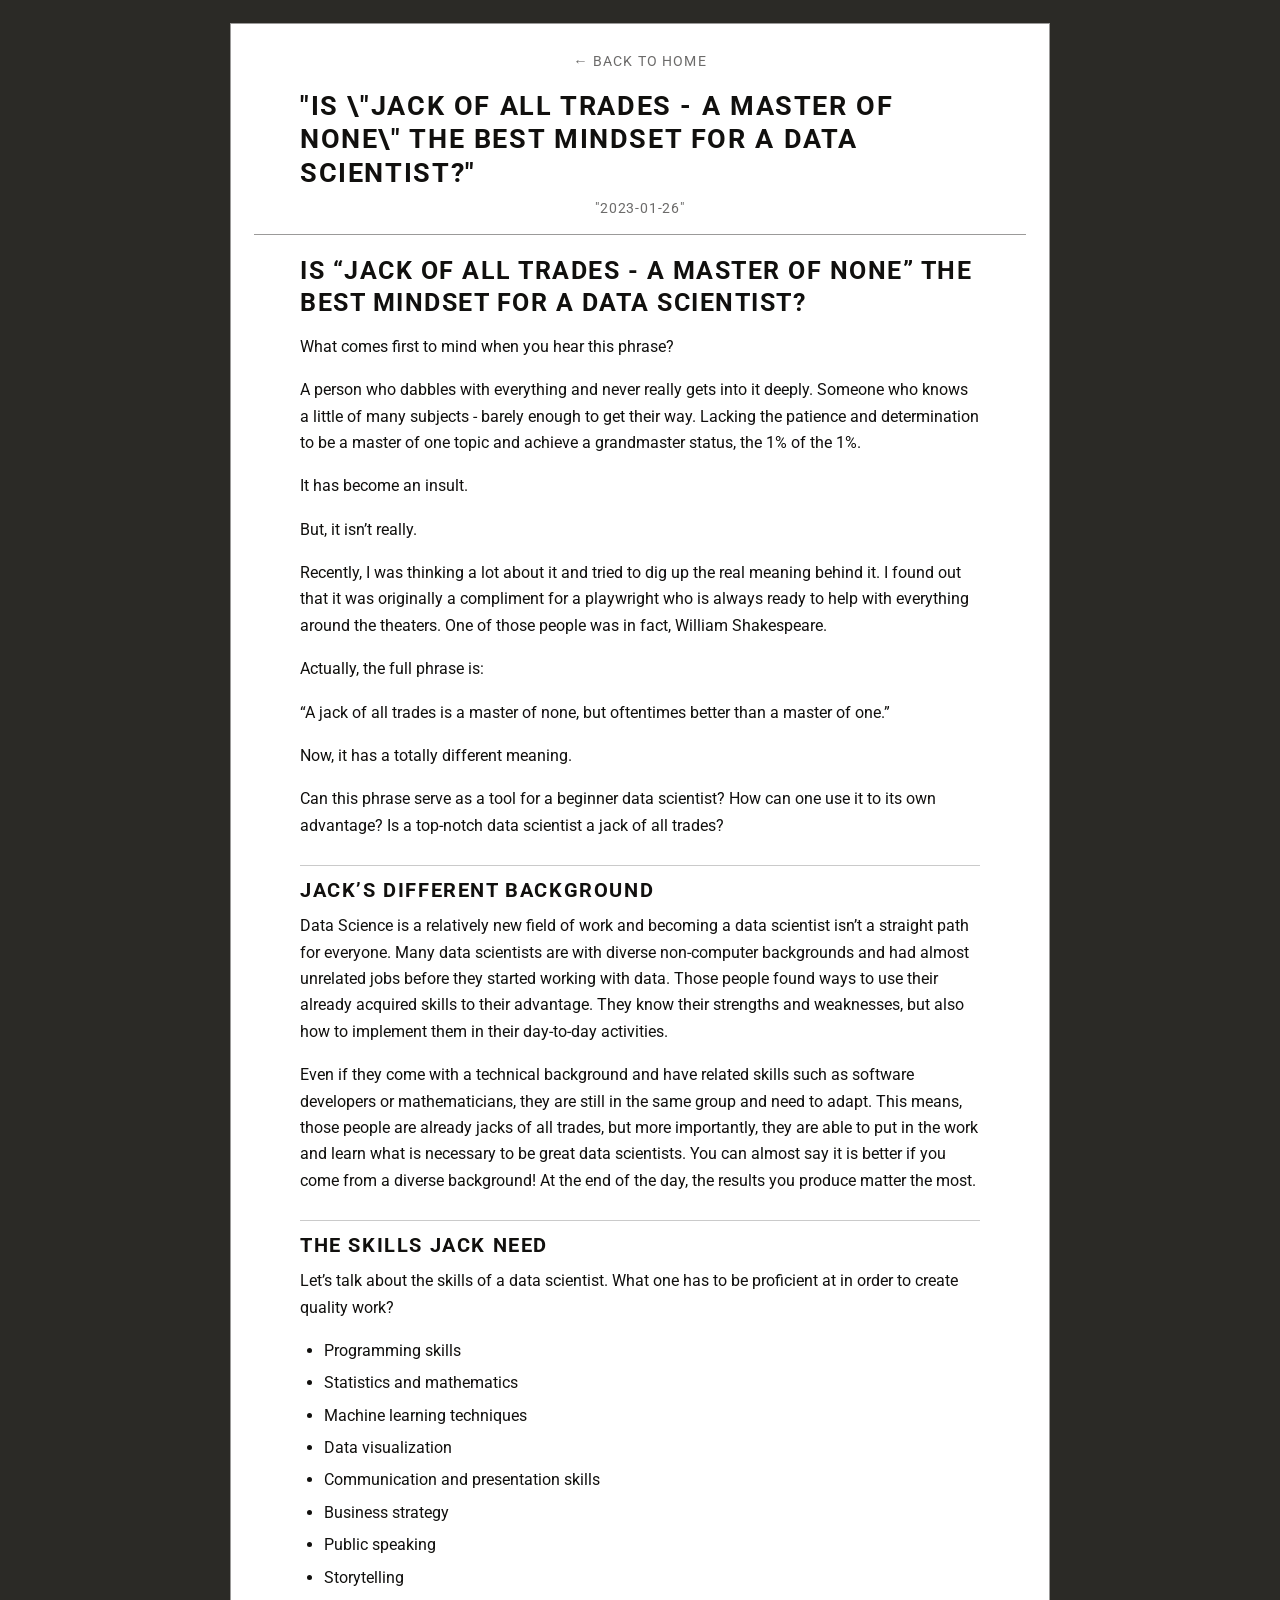
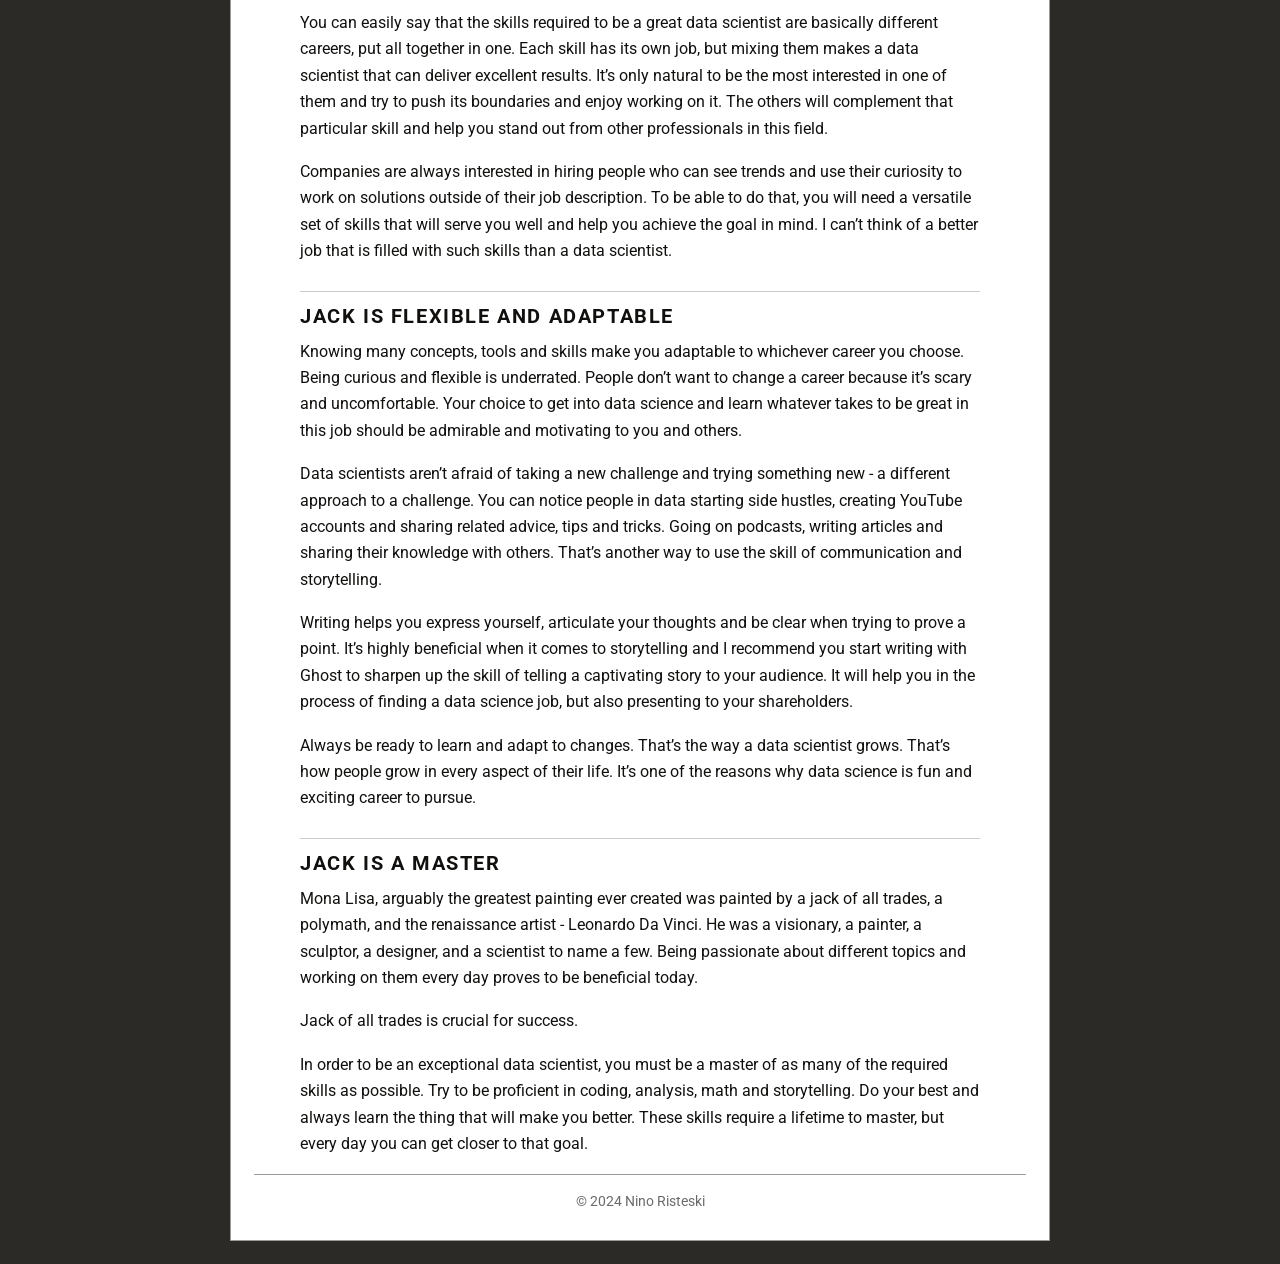
<file: blogs/jack-of-all-trades-data-scientist.html>
<!DOCTYPE html>
<html lang="en">
<head>
    <meta charset="UTF-8">
    <meta name="viewport" content="width=device-width, initial-scale=1.0">
    <meta name="author" content="Nino Risteski">
    <link rel="stylesheet" type="text/css" href="../stylesheet.css?v=63">
    <link rel="icon" type="image/x-icon" href="../favicon/favicon.ico">
    <link rel="apple-touch-icon" sizes="180x180" href="../favicon/apple-touch-icon.png">
    <link rel="icon" type="image/png" sizes="32x32" href="../favicon/favicon-32x32.png">
    <link rel="icon" type="image/png" sizes="16x16" href="../favicon/favicon-16x16.png">
    <title>"Is \"Jack of all trades - a master of none\" the best mindset for a Data Scientist?"</title>
</head>
<body>
    <div class="container blog-post-container">
        <header>
            <a href="../index.html" class="back-link">← Back to Home</a>
            <h1>"Is \"Jack of all trades - a master of none\" the best mindset for a Data Scientist?"</h1>
            <div class="post-meta">
                <span class="post-date">"2023-01-26"</span>
            </div>
        </header>
        
        <main class="blog-post-content">
            <h1 id="is-jack-of-all-trades-a-master-of-none-the-best-mindset-for-a-data-scientist">Is &ldquo;Jack of all trades - a master of none&rdquo; the best mindset for a Data Scientist?</h1>
<p>What comes first to mind when you hear this phrase?</p>
<p>A person who dabbles with everything and never really gets into it deeply. Someone who knows a little of many subjects - barely enough to get their way. Lacking the patience and determination to be a master of one topic and achieve a grandmaster status, the 1% of the 1%.</p>
<p>It has become an insult.</p>
<p>But, it isn&rsquo;t really.</p>
<p>Recently, I was thinking a lot about it and tried to dig up the real meaning behind it. I found out that it was originally a compliment for a playwright who is always ready to help with everything around the theaters. One of those people was in fact, William Shakespeare.</p>
<p>Actually, the full phrase is:</p>
<p>&ldquo;A jack of all trades is a master of none, but oftentimes better than a master of one.&rdquo;</p>
<p>Now, it has a totally different meaning.</p>
<p>Can this phrase serve as a tool for a beginner data scientist? How can one use it to its own advantage? Is a top-notch data scientist a jack of all trades?</p>
<h2 id="jacks-different-background">Jack&rsquo;s Different Background</h2>
<p>Data Science is a relatively new field of work and becoming a data scientist isn&rsquo;t a straight path for everyone. Many data scientists are with diverse non-computer backgrounds and had almost unrelated jobs before they started working with data. Those people found ways to use their already acquired skills to their advantage. They know their strengths and weaknesses, but also how to implement them in their day-to-day activities.</p>
<p>Even if they come with a technical background and have related skills such as software developers or mathematicians, they are still in the same group and need to adapt. This means, those people are already jacks of all trades, but more importantly, they are able to put in the work and learn what is necessary to be great data scientists. You can almost say it is better if you come from a diverse background! At the end of the day, the results you produce matter the most.</p>
<h2 id="the-skills-jack-need">The Skills Jack Need</h2>
<p>Let&rsquo;s talk about the skills of a data scientist.
What one has to be proficient at in order to create quality work?</p>
<ul>
<li>Programming skills</li>
<li>Statistics and mathematics</li>
<li>Machine learning techniques</li>
<li>Data visualization</li>
<li>Communication and presentation skills</li>
<li>Business strategy</li>
<li>Public speaking</li>
<li>Storytelling</li>
</ul>
<p>You can easily say that the skills required to be a great data scientist are basically different careers, put all together in one. Each skill has its own job, but mixing them makes a data scientist that can deliver excellent results. It&rsquo;s only natural to be the most interested in one of them and try to push its boundaries and enjoy working on it. The others will complement that particular skill and help you stand out from other professionals in this field.</p>
<p>Companies are always interested in hiring people who can see trends and use their curiosity to work on solutions outside of their job description. To be able to do that, you will need a versatile set of skills that will serve you well and help you achieve the goal in mind. I can&rsquo;t think of a better job that is filled with such skills than a data scientist.</p>
<h2 id="jack-is-flexible-and-adaptable">Jack is Flexible and Adaptable</h2>
<p>Knowing many concepts, tools and skills make you adaptable to whichever career you choose. Being curious and flexible is underrated. People don&rsquo;t want to change a career because it&rsquo;s scary and uncomfortable. Your choice to get into data science and learn whatever takes to be great in this job should be admirable and motivating to you and others.</p>
<p>Data scientists aren&rsquo;t afraid of taking a new challenge and trying something new - a different approach to a challenge. You can notice people in data starting side hustles, creating YouTube accounts and sharing related advice, tips and tricks. Going on podcasts, writing articles and sharing their knowledge with others. That&rsquo;s another way to use the skill of communication and storytelling.</p>
<p>Writing helps you express yourself, articulate your thoughts and be clear when trying to prove a point. It&rsquo;s highly beneficial when it comes to storytelling and I recommend you start writing with Ghost to sharpen up the skill of telling a captivating story to your audience. It will help you in the process of finding a data science job, but also presenting to your shareholders.</p>
<p>Always be ready to learn and adapt to changes. That&rsquo;s the way a data scientist grows. That&rsquo;s how people grow in every aspect of their life. It&rsquo;s one of the reasons why data science is fun and exciting career to pursue.</p>
<h2 id="jack-is-a-master">Jack is a Master</h2>
<p>Mona Lisa, arguably the greatest painting ever created was painted by a jack of all trades, a polymath, and the renaissance artist - Leonardo Da Vinci. He was a visionary, a painter, a sculptor, a designer, and a scientist to name a few. Being passionate about different topics and working on them every day proves to be beneficial today.</p>
<p>Jack of all trades is crucial for success.</p>
<p>In order to be an exceptional data scientist, you must be a master of as many of the required skills as possible. Try to be proficient in coding, analysis, math and storytelling. Do your best and always learn the thing that will make you better. These skills require a lifetime to master, but every day you can get closer to that goal. </p>
        </main>
        
        <footer>
            <p>© 2024 Nino Risteski</p>
        </footer>
    </div>
</body>
</html>
</file>
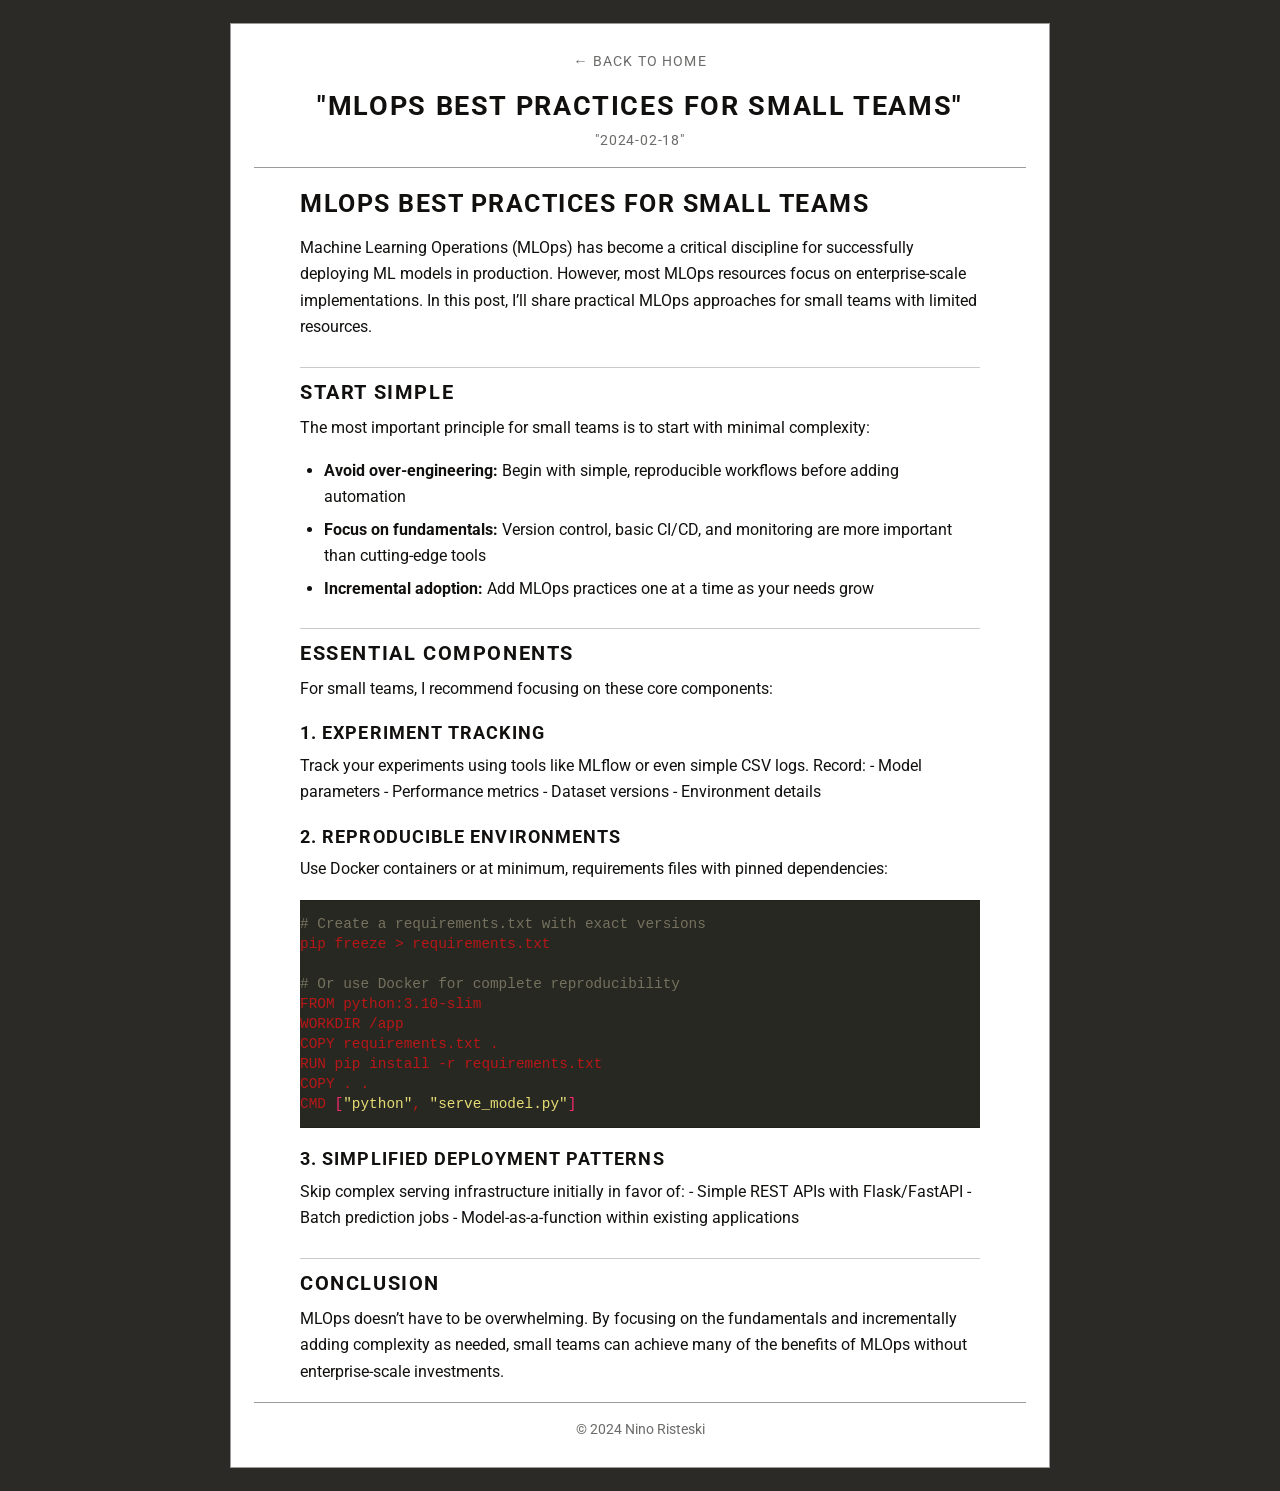
<file: blogs/ml-ops-best-practices.html>
<!DOCTYPE html>
<html lang="en">
<head>
    <meta charset="UTF-8">
    <meta name="viewport" content="width=device-width, initial-scale=1.0">
    <meta name="author" content="Nino Risteski">
    <link rel="stylesheet" type="text/css" href="../stylesheet.css?v=63">
    <link rel="icon" type="image/x-icon" href="../favicon/favicon.ico">
    <link rel="apple-touch-icon" sizes="180x180" href="../favicon/apple-touch-icon.png">
    <link rel="icon" type="image/png" sizes="32x32" href="../favicon/favicon-32x32.png">
    <link rel="icon" type="image/png" sizes="16x16" href="../favicon/favicon-16x16.png">
    <title>"MLOps Best Practices for Small Teams"</title>
</head>
<body>
    <div class="container blog-post-container">
        <header>
            <a href="../index.html" class="back-link">← Back to Home</a>
            <h1>"MLOps Best Practices for Small Teams"</h1>
            <div class="post-meta">
                <span class="post-date">"2024-02-18"</span>
            </div>
        </header>
        
        <main class="blog-post-content">
            <h1 id="mlops-best-practices-for-small-teams">MLOps Best Practices for Small Teams</h1>
<p>Machine Learning Operations (MLOps) has become a critical discipline for successfully deploying ML models in production. However, most MLOps resources focus on enterprise-scale implementations. In this post, I&rsquo;ll share practical MLOps approaches for small teams with limited resources.</p>
<h2 id="start-simple">Start Simple</h2>
<p>The most important principle for small teams is to start with minimal complexity:</p>
<ul>
<li><strong>Avoid over-engineering:</strong> Begin with simple, reproducible workflows before adding automation</li>
<li><strong>Focus on fundamentals:</strong> Version control, basic CI/CD, and monitoring are more important than cutting-edge tools</li>
<li><strong>Incremental adoption:</strong> Add MLOps practices one at a time as your needs grow</li>
</ul>
<h2 id="essential-components">Essential Components</h2>
<p>For small teams, I recommend focusing on these core components:</p>
<h3 id="1-experiment-tracking">1. Experiment Tracking</h3>
<p>Track your experiments using tools like MLflow or even simple CSV logs. Record:
- Model parameters
- Performance metrics
- Dataset versions
- Environment details</p>
<h3 id="2-reproducible-environments">2. Reproducible Environments</h3>
<p>Use Docker containers or at minimum, requirements files with pinned dependencies:</p>
<div class="codehilite" style="background: #272822"><pre style="line-height: 125%;"><span></span><code><span style="color: #75715e"># Create a requirements.txt with exact versions</span>
pip<span style="color: #f8f8f2"> </span>freeze<span style="color: #f8f8f2"> </span>&gt;<span style="color: #f8f8f2"> </span>requirements.txt

<span style="color: #75715e"># Or use Docker for complete reproducibility</span>
FROM<span style="color: #f8f8f2"> </span>python:3.10-slim
WORKDIR<span style="color: #f8f8f2"> </span>/app
COPY<span style="color: #f8f8f2"> </span>requirements.txt<span style="color: #f8f8f2"> </span>.
RUN<span style="color: #f8f8f2"> </span>pip<span style="color: #f8f8f2"> </span>install<span style="color: #f8f8f2"> </span>-r<span style="color: #f8f8f2"> </span>requirements.txt
COPY<span style="color: #f8f8f2"> </span>.<span style="color: #f8f8f2"> </span>.
CMD<span style="color: #f8f8f2"> </span><span style="color: #f92672">[</span><span style="color: #e6db74">&quot;python&quot;</span>,<span style="color: #f8f8f2"> </span><span style="color: #e6db74">&quot;serve_model.py&quot;</span><span style="color: #f92672">]</span>
</code></pre></div>

<h3 id="3-simplified-deployment-patterns">3. Simplified Deployment Patterns</h3>
<p>Skip complex serving infrastructure initially in favor of:
- Simple REST APIs with Flask/FastAPI
- Batch prediction jobs
- Model-as-a-function within existing applications</p>
<h2 id="conclusion">Conclusion</h2>
<p>MLOps doesn&rsquo;t have to be overwhelming. By focusing on the fundamentals and incrementally adding complexity as needed, small teams can achieve many of the benefits of MLOps without enterprise-scale investments. </p>
        </main>
        
        <footer>
            <p>© 2024 Nino Risteski</p>
        </footer>
    </div>
</body>
</html>
</file>
<file: stylesheet.css>
@import url('https://fonts.googleapis.com/css2?family=Roboto:wght@300;400;500;700&display=swap');

:root {
  --outer-color: #2b2a26;
  --background-color: #ffffff;
  --paper-color: #ffffff;
  --text-color: #11100e;
  --muted-color: rgba(17, 16, 14, 0.62);
  --faint-color: rgba(17, 16, 14, 0.08);
  --border-color: rgba(17, 16, 14, 0.22);
  --strong-border-color: rgba(17, 16, 14, 0.42);
  --accent-color: #b81717;
  --accent-soft: rgba(184, 23, 23, 0.08);
  --secondary-accent: #1f4f7a;
  --secondary-soft: rgba(31, 79, 122, 0.08);
  --gold-accent: #a36a13;
  --section-color: #9f2d20;
  --font-heading: 'Roboto', Arial, sans-serif;
  --font-body: 'Roboto', Arial, sans-serif;
}

* {
  box-sizing: border-box;
  margin: 0;
  padding: 0;
}

html {
  background: var(--outer-color);
  font-size: 20px;
}

body {
  min-height: 100vh;
  color: var(--text-color);
  background: var(--outer-color);
  font-family: var(--font-body);
  font-size: 16px;
  font-weight: 400;
  line-height: 1.5;
  letter-spacing: 0;
  padding: 1.15rem;
}

.container {
  position: relative;
  width: min(100%, 820px);
  margin: 0 auto;
  padding: 1.15rem 1.15rem 1.4rem;
  border: 1px solid var(--strong-border-color);
  background: var(--background-color);
}

h1,
h2,
h3,
h4,
h5,
h6 {
  color: var(--text-color);
  font-family: var(--font-heading);
  line-height: 1.25;
  text-transform: uppercase;
}

h1 {
  margin-bottom: 0.25rem;
  font-size: 1.45rem;
  letter-spacing: 0.06em;
}

h2 {
  font-size: 0.92rem;
  letter-spacing: 0.14em;
}

h3 {
  margin-bottom: 0.2rem;
  font-size: 0.9rem;
  letter-spacing: 0.06em;
}

p {
  margin-bottom: 0.55rem;
}

a {
  position: relative;
  color: var(--text-color);
  text-decoration: none;
  text-decoration-thickness: 1px;
  text-underline-offset: 3px;
  transition: color 0.18s ease, border-color 0.18s ease, background-color 0.18s ease;
}

a[href^="http"]::after {
  content: '↗';
  margin-left: 0.18em;
  color: var(--muted-color);
  font-size: 0.68em;
  font-weight: 400;
}

a:hover {
  color: var(--accent-color);
}

a:hover::after {
  color: var(--accent-color);
}

a::before {
  content: '';
  position: absolute;
  right: 0;
  bottom: -2px;
  left: 0;
  height: 1px;
  background: currentColor;
  transform: scaleX(0);
  transform-origin: left;
  transition: transform 0.18s ease;
}

a:hover::before {
  transform: scaleX(1);
}

header {
  display: flex;
  flex-direction: column;
  align-items: center;
  margin-bottom: 0.85rem;
  text-align: center;
}

.header-content {
  display: flex;
  align-items: center;
  justify-content: center;
  gap: 1rem;
  width: 100%;
  margin-bottom: 0.7rem;
}

.profile-container {
  flex-shrink: 0;
}

.profile-image {
  width: 180px;
  height: 180px;
  overflow: hidden;
}

.profile-image img {
  display: block;
  width: 100%;
  height: 100%;
  object-fit: cover;
}

.name-title {
  max-width: 430px;
  text-align: center;
}

.social-links {
  display: flex;
  flex-wrap: wrap;
  justify-content: center;
  gap: 0.35rem;
}

.social-links a {
  display: inline-flex;
  align-items: center;
  min-height: 1.65rem;
  padding: 0;
  font-size: 0.68rem;
  letter-spacing: 0.07em;
  text-transform: uppercase;
}

.social-links a:hover {
  color: var(--accent-color);
}

.social-links a::before {
  display: none;
}

.intro {
  position: relative;
  width: min(100%, 670px);
  padding: 0.65rem 0 0;
  color: rgba(17, 16, 14, 0.85);
  font-size: 0.86rem;
  line-height: 1.55;
  text-align: left;
}

.intro p {
  margin-bottom: 0.5rem;
}

.intro p:last-child {
  margin-bottom: 0;
}

.research-line {
  margin-top: 0.55rem;
  padding-top: 0.55rem;
  border-top: 1px solid var(--border-color);
}

.research-line span {
  display: block;
  margin-bottom: 0.18rem;
  color: var(--accent-color);
  font-size: inherit;
  font-weight: 400;
  letter-spacing: 0.1em;
  text-transform: uppercase;
}

.newsletter {
  display: flex;
  align-items: center;
  justify-content: center;
  gap: 0.45rem;
  max-width: 670px;
  margin: 0.75rem auto 0.95rem;
  padding: 0.5rem 0;
}

.newsletter-intro {
  margin: 0;
  color: rgba(17, 16, 14, 0.76);
  font-size: 0.8rem;
}

.newsletter-cta {
  display: inline-flex;
  align-items: center;
  justify-content: center;
  min-height: 1.85rem;
  padding: 0;
  color: var(--accent-color);
  font-size: 0.68rem;
  letter-spacing: 0.1em;
  text-transform: uppercase;
  white-space: nowrap;
}

.newsletter-cta::before {
  display: none;
}

.newsletter-cta::after {
  color: var(--accent-color);
}

.newsletter-cta:hover {
  color: var(--text-color);
}

section {
  position: relative;
  padding: 1.8rem 0 1.6rem;
  border-top: 1px solid var(--strong-border-color);
}

section > h2 {
  margin-bottom: 0.65rem;
}

#talks > h2,
#projects > h2,
#blog > h2,
#recommendations > h2 {
  text-align: center;
}

#projects,
#talks,
#blog,
#recommendations {
  border-top-color: rgba(159, 45, 32, 0.58);
}

#projects > h2,
#projects .item-kicker,
#talks > h2,
#talks .item-kicker,
#blog > h2,
#blog .post-date,
#recommendations > h2,
#recommendations .item-note {
  color: var(--section-color);
}

.projects-grid {
  display: grid;
  gap: 0.3rem;
}

.project {
  position: relative;
  padding: 0.62rem 0 0.66rem 0.8rem;
}

.project::before {
  content: '';
  position: absolute;
  top: 0.72rem;
  bottom: 0.72rem;
  left: 0;
  width: 2px;
  background: var(--faint-color);
}

.project:hover::before {
  background: var(--accent-color);
}

.project p {
  max-width: 700px;
  margin: 0;
  color: rgba(17, 16, 14, 0.78);
}

.item-kicker,
.post-date,
.item-note {
  display: block;
  color: var(--muted-color);
  font-size: 0.68rem;
  letter-spacing: 0.06em;
}

.item-kicker {
  margin-bottom: 0.18rem;
  text-transform: uppercase;
}

.project-commits {
  margin-top: 0.38rem;
  padding-left: 0;
  list-style: none;
}

.talk-item {
  display: flex;
  align-items: center;
  gap: 1.2rem;
  justify-content: space-between;
}

.talk-text {
  flex: 1;
  min-width: 0;
}

.talk-image {
  flex-shrink: 0;
  display: block;
  width: 220px;
}

.talk-image img {
  display: block;
  width: 100%;
  height: auto;
  border-radius: 4px;
}

@media (max-width: 640px) {
  .talk-item {
    flex-direction: column;
    align-items: flex-start;
  }

  .talk-image {
    width: 100%;
  }
}

.project-commits li {
  position: relative;
  margin-bottom: 0.34rem;
  color: rgba(17, 16, 14, 0.8);
  font-size: 0.82rem;
  line-height: 1.42;
}

.blog-list,
.recommendations-list {
  list-style: none;
}

.blog-list li,
.recommendations-list li {
  display: block;
  padding: 0.26rem 0;
}

.blog-list a,
.recommendations-list a {
  font-weight: 700;
}

.blog-list .post-date,
.recommendations-list .item-note {
  display: inline;
  margin-left: 0.25rem;
  font-size: 0.7rem;
  letter-spacing: 0;
}

.blog-list .post-date::before,
.recommendations-list .item-note::before {
  content: '- ';
}

#recommendations {
  padding-bottom: 0.55rem;
}

footer {
  margin-top: 0.8rem;
  padding-top: 0.8rem;
  border-top: 1px solid var(--strong-border-color);
  color: var(--muted-color);
  font-size: 0.68rem;
  text-align: center;
}

footer p {
  margin: 0;
}

.blog-post-container {
  min-height: 100vh;
  padding-top: 1.25rem;
}

.blog-post-container header {
  align-items: center;
  margin-bottom: 1rem;
  padding-bottom: 0.8rem;
  border-bottom: 1px solid var(--strong-border-color);
  text-align: left;
}

.blog-post-container .back-link {
  display: inline-block;
  margin-bottom: 0.85rem;
  color: var(--muted-color);
  font-size: 0.72rem;
  letter-spacing: 0.08em;
  text-transform: uppercase;
}

.blog-post-container .back-link::after {
  content: '';
}

.blog-post-container h1 {
  max-width: 680px;
  margin-bottom: 0.35rem;
  font-size: 1.35rem;
}

.post-meta {
  color: var(--muted-color);
  font-size: 0.78rem;
}

.blog-post-content {
  max-width: 680px;
  margin: 0 auto;
  font-size: 16px;
  line-height: 1.65;
}

.blog-post-content h1 {
  margin: 0.2rem 0 0.8rem;
  font-size: 1.25rem;
}

.blog-post-content h2 {
  margin: 1.3rem 0 0.5rem;
  padding-top: 0.6rem;
  border-top: 1px solid var(--border-color);
  font-size: 1rem;
  letter-spacing: 0.08em;
}

.blog-post-content h3 {
  margin: 1rem 0 0.4rem;
  font-size: 0.9rem;
}

.blog-post-content p {
  margin-bottom: 0.85rem;
}

.blog-post-content ul,
.blog-post-content ol {
  margin: 0 0 0.95rem;
  padding-left: 1.2rem;
}

.blog-post-content li {
  margin-bottom: 0.3rem;
}

.blog-post-content code {
  padding: 0;
  color: var(--accent-color);
  font-family: ui-monospace, SFMono-Regular, Menlo, Monaco, Consolas, monospace;
  font-size: 0.9em;
}

.blog-post-content pre,
.blog-post-content .codehilite {
  margin: 0.9rem 0 1rem;
  padding: 0.65rem 0;
  overflow-x: auto;
  border-top: 1px solid var(--border-color);
  border-bottom: 1px solid var(--border-color);
}

.blog-post-content pre code {
  padding: 0;
  background: transparent;
}

.blog-post-content .codehilite pre {
  margin: 0;
  padding: 0;
  border: 0;
  background: transparent !important;
}

.blog-post-content .hero-image {
  display: flex;
  justify-content: center;
  margin: 0.9rem 0 1.1rem;
}

.blog-post-content .hero-image img {
  max-width: 100%;
  height: auto;
  border: 1px solid var(--border-color);
}

@media (min-width: 768px) {
  body {
    font-size: 16.5px;
  }

  h1 {
    font-size: 1.75rem;
  }

  .container {
    padding-top: 1.35rem;
  }
}

@media (max-width: 640px) {
  body {
    padding: 0.65rem;
  }

  .container {
    padding: 1rem 0.9rem 1.3rem;
  }

  .header-content {
    flex-direction: column;
    gap: 0.75rem;
  }

  .name-title {
    text-align: center;
  }

  .social-links {
    justify-content: center;
  }

  .intro {
    padding-right: 0.65rem;
    padding-left: 0.65rem;
    font-size: 0.8rem;
  }

  .research-line {
    display: block;
  }

  .research-line span {
    display: block;
    margin-bottom: 0.22rem;
  }

  .newsletter {
    align-items: center;
    flex-wrap: wrap;
    gap: 0.35rem;
    text-align: center;
  }
}
</file>
